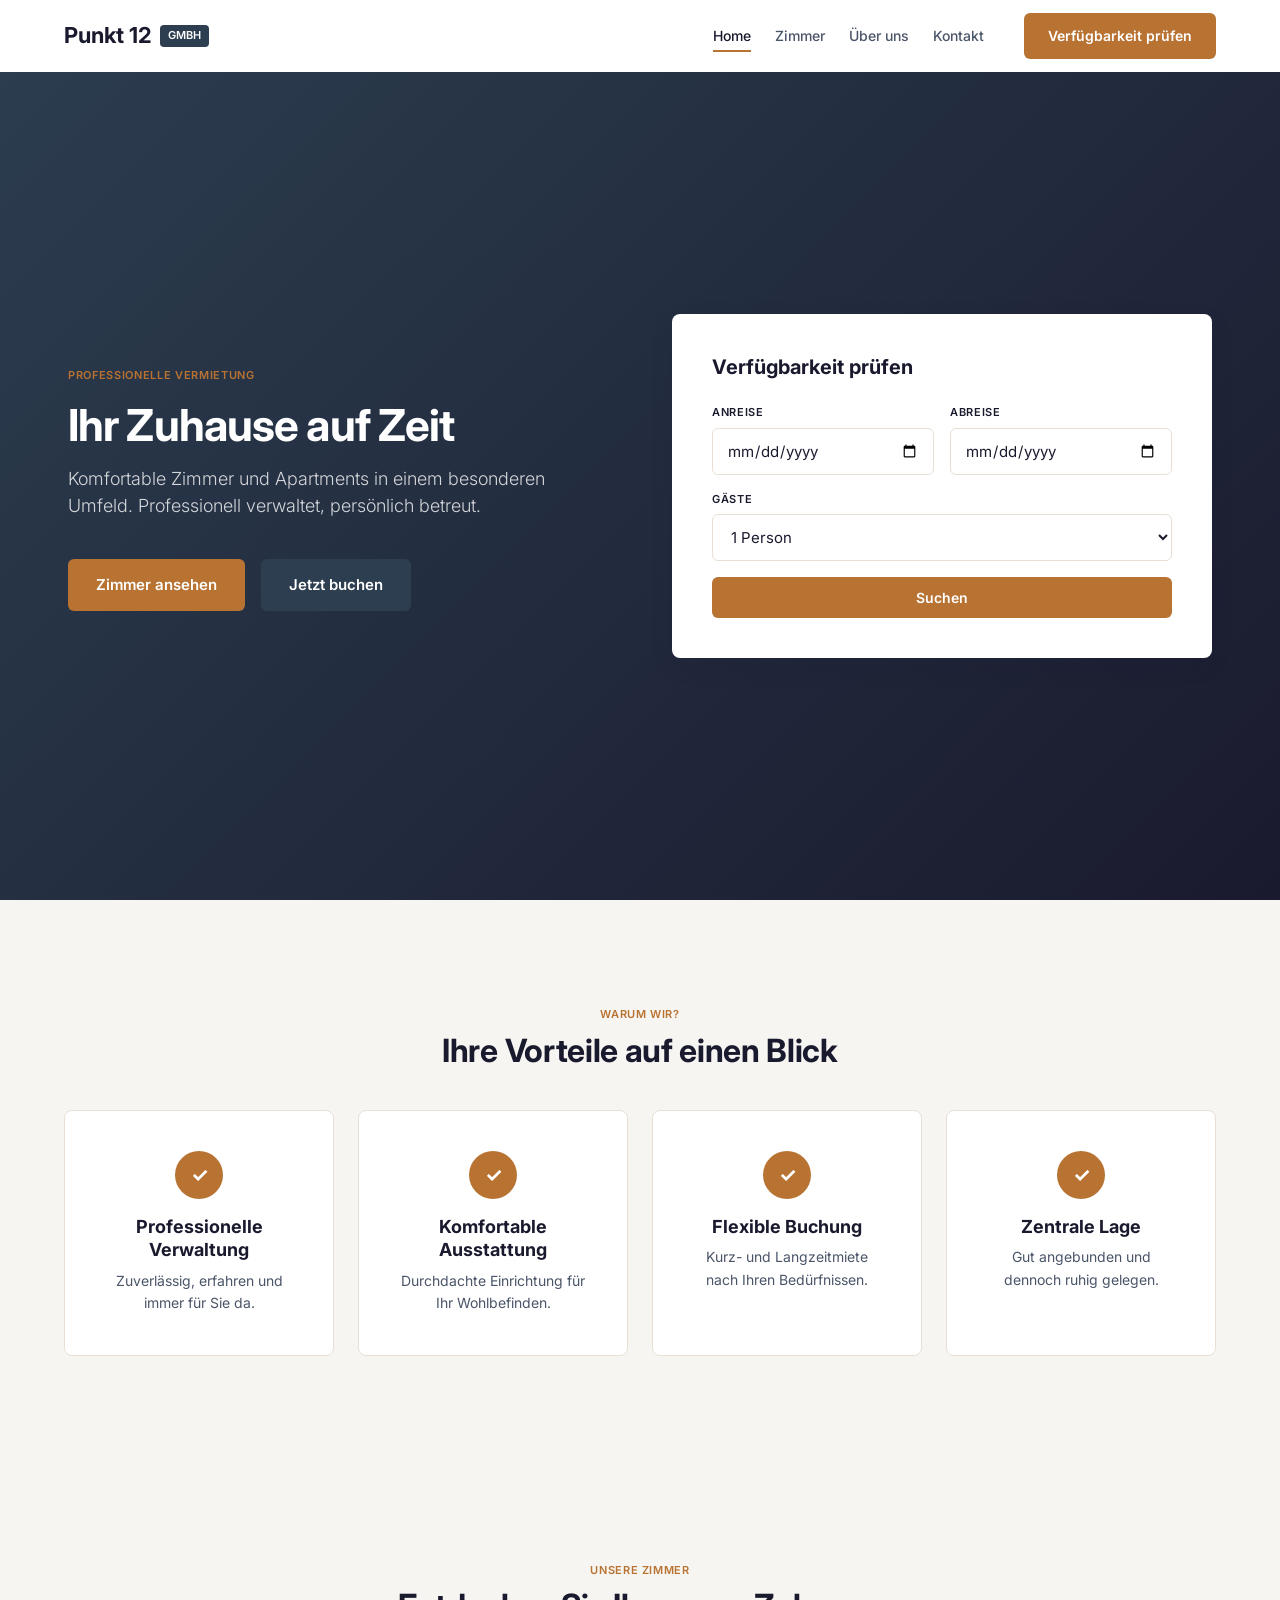
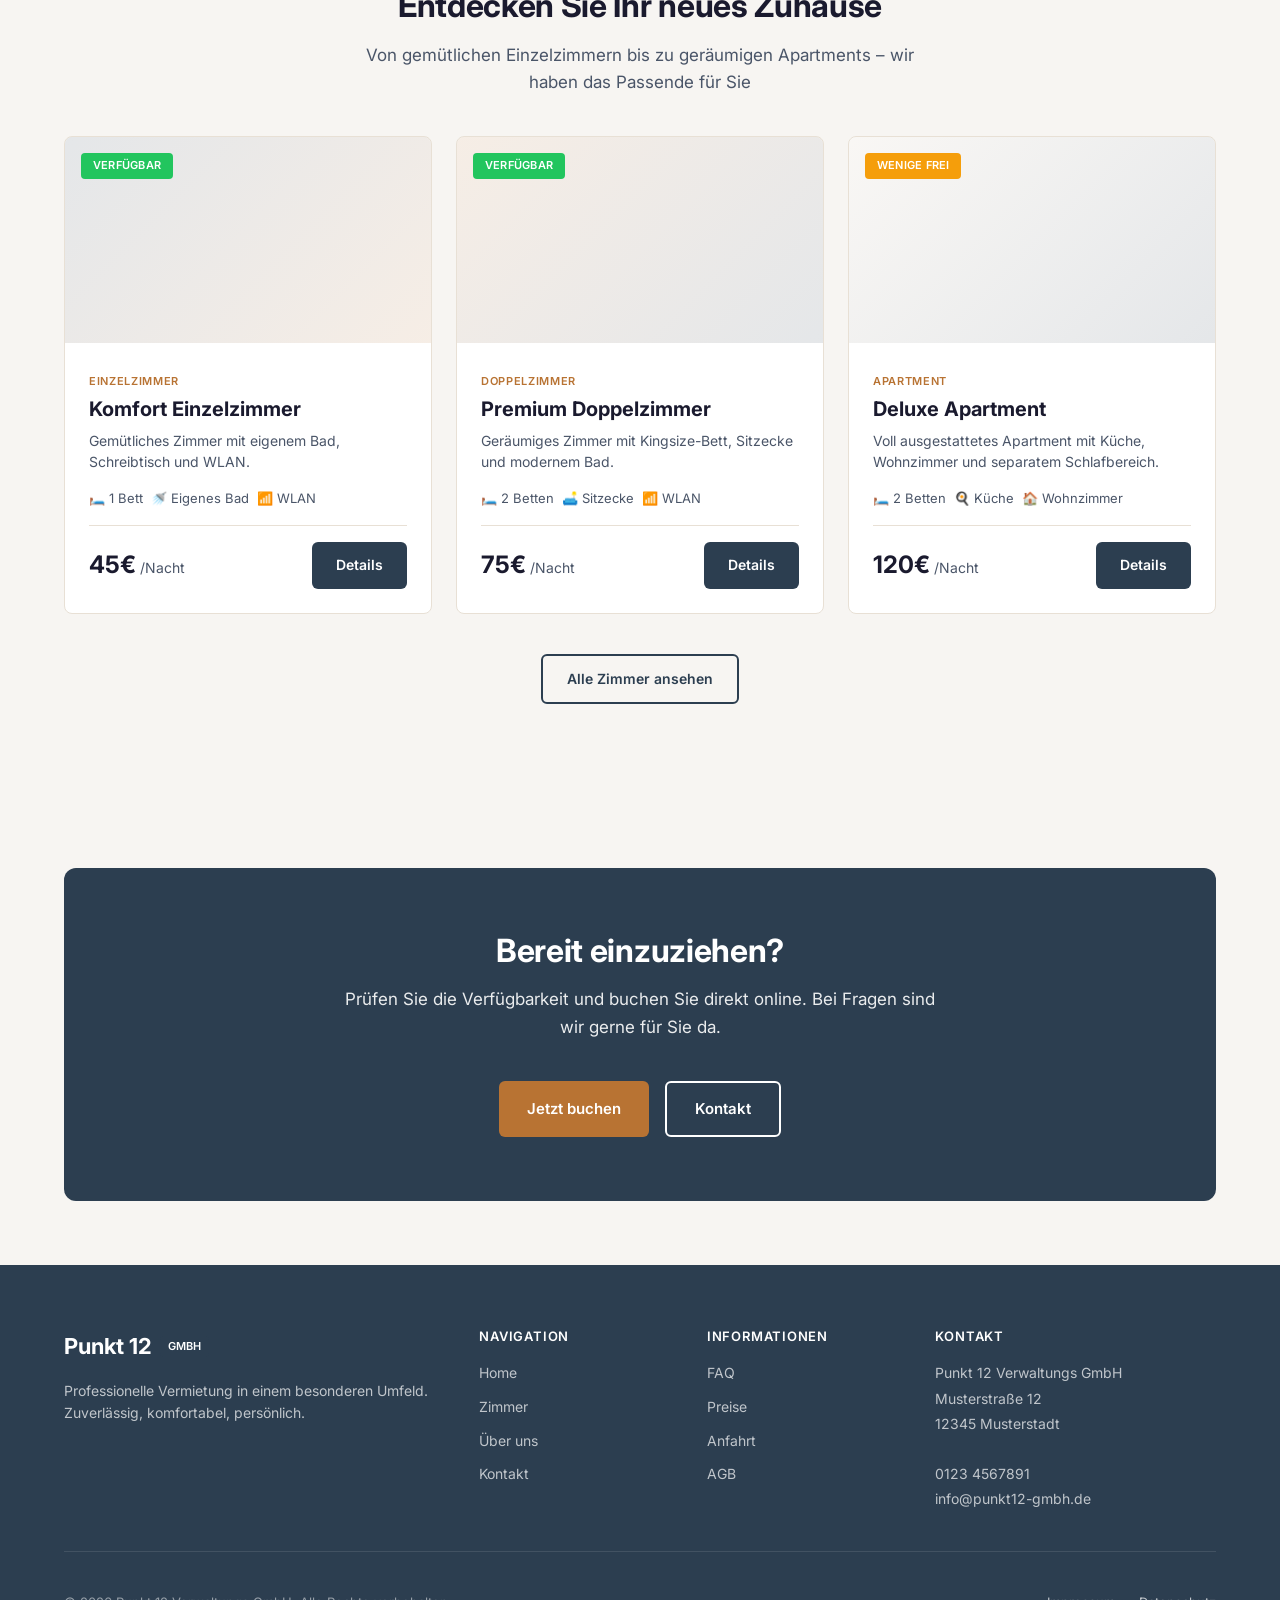
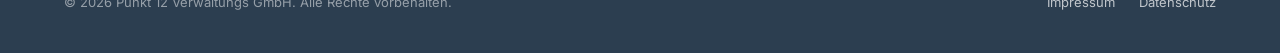
<file: index.html>
<!DOCTYPE html>
<html lang="de">
<head>
    <meta charset="UTF-8">
    <meta name="viewport" content="width=device-width, initial-scale=1.0">
    <title>Punkt 12 Verwaltungs GmbH – Professionelle Vermietung</title>
    <meta name="description" content="Punkt 12 Verwaltungs GmbH bietet professionelle, komfortable Vermietung in einem besonderen Umfeld. Entdecken Sie unsere Zimmer und Apartments.">
    <link rel="preconnect" href="https://fonts.googleapis.com">
    <link rel="preconnect" href="https://fonts.gstatic.com" crossorigin>
    <link href="https://fonts.googleapis.com/css2?family=Inter:wght@300;400;500;600;700&display=swap" rel="stylesheet">
    <link rel="stylesheet" href="css/style.css">
</head>
<body>
    <header class="header" id="header">
        <div class="container">
            <a href="index.html" class="logo">
                <span class="logo-text">Punkt 12</span>
                <span class="logo-badge">GmbH</span>
            </a>
            <nav class="main-nav" id="mainNav">
                <ul class="nav-list">
                    <li><a href="index.html" class="nav-link active">Home</a></li>
                    <li><a href="zimmer.html" class="nav-link">Zimmer</a></li>
                    <li><a href="ueber-uns.html" class="nav-link">Über uns</a></li>
                    <li><a href="kontakt.html" class="nav-link">Kontakt</a></li>
                </ul>
                <a href="buchung.html" class="btn btn-accent">Verfügbarkeit prüfen</a>
            </nav>
            <button class="mobile-menu-toggle" id="mobileMenuToggle" aria-label="Menü öffnen">
                <span></span>
                <span></span>
                <span></span>
            </button>
        </div>
    </header>

    <main>
        <!-- Hero Section -->
        <section class="hero">
            <div class="hero-bg"></div>
            
            <div class="container">
                <div class="hero-content">
                    <span class="hero-label">Professionelle Vermietung</span>
                    <h1 class="hero-title">Ihr Zuhause auf Zeit</h1>
                    <p class="hero-text">Komfortable Zimmer und Apartments in einem besonderen Umfeld. Professionell verwaltet, persönlich betreut.</p>
                    <div class="hero-actions">
                        <a href="zimmer.html" class="btn btn-accent btn-lg">Zimmer ansehen</a>
                        <a href="buchung.html" class="btn btn-primary btn-lg">Jetzt buchen</a>
                    </div>
                </div>

                <div class="booking-widget">
                    <h3>Verfügbarkeit prüfen</h3>
                    
                    <form class="booking-form-widget">
                        <div class="form-row">
                            <div class="form-group">
                                <label class="form-label" for="checkin">Anreise</label>
                                <input type="date" id="checkin" class="form-input">
                            </div>
                            
                            <div class="form-group">
                                <label class="form-label" for="checkout">Abreise</label>
                                <input type="date" id="checkout" class="form-input">
                            </div>
                        </div>
                        
                        <div class="form-group">
                            <label class="form-label" for="guests">Gäste</label>
                            <select id="guests" class="form-select">
                                <option value="1">1 Person</option>
                                <option value="2">2 Personen</option>
                                <option value="3">3 Personen</option>
                                <option value="4">4 Personen</option>
                            </select>
                        </div>
                        
                        <button type="submit" class="btn btn-accent" style="width: 100%;">Suchen</button>
                    </form>
                </div>
            </div>
        </section>

        <!-- Features Section -->
        <section class="section section-features">
            <div class="container">
                <div class="section-header">
                    <span class="section-label">Warum wir?</span>
                    <h2 class="section-title">Ihre Vorteile auf einen Blick</h2>
                </div>
                
                <div class="features-grid">
                    <div class="feature-card">
                        <div class="feature-icon">✓</div>
                        <h3>Professionelle Verwaltung</h3>
                        <p>Zuverlässig, erfahren und immer für Sie da.</p>
                    </div>
                    
                    <div class="feature-card">
                        <div class="feature-icon">✓</div>
                        <h3>Komfortable Ausstattung</h3>
                        <p>Durchdachte Einrichtung für Ihr Wohlbefinden.</p>
                    </div>
                    
                    <div class="feature-card">
                        <div class="feature-icon">✓</div>
                        <h3>Flexible Buchung</h3>
                        <p>Kurz- und Langzeitmiete nach Ihren Bedürfnissen.</p>
                    </div>
                    
                    <div class="feature-card">
                        <div class="feature-icon">✓</div>
                        <h3>Zentrale Lage</h3>
                        <p>Gut angebunden und dennoch ruhig gelegen.</p>
                    </div>
                </div>
            </div>
        </section>

        <!-- Zimmer Preview -->
        <section class="section section-zimmer">
            <div class="container">
                <div class="section-header">
                    <span class="section-label">Unsere Zimmer</span>
                    <h2 class="section-title">Entdecken Sie Ihr neues Zuhause</h2>
                    <p class="section-desc">Von gemütlichen Einzelzimmern bis zu geräumigen Apartments – wir haben das Passende für Sie</p>
                </div>
                
                <div class="zimmer-grid">
                    <article class="zimmer-card">
                        <div class="zimmer-image">
                            <div class="zimmer-badge available">Verfügbar</div>
                            <div class="zimmer-img-placeholder" style="background: linear-gradient(135deg, #2C3E5020, #B8733320);"></div>
                        </div>
                        <div class="zimmer-content">
                            <span class="zimmer-type">Einzelzimmer</span>
                            <h3 class="zimmer-title">Komfort Einzelzimmer</h3>
                            <p class="zimmer-desc">Gemütliches Zimmer mit eigenem Bad, Schreibtisch und WLAN.</p>
                            
                            <div class="zimmer-features">
                                <span>🛏️ 1 Bett</span>
                                <span>🚿 Eigenes Bad</span>
                                <span>📶 WLAN</span>
                            </div>
                            
                            <div class="zimmer-footer">
                                <div class="zimmer-price">
                                    <strong>45€</strong>
                                    <span>/Nacht</span>
                                </div>
                                <a href="zimmer-detail.html" class="btn btn-primary">Details</a>
                            </div>
                        </div>
                    </article>

                    <article class="zimmer-card">
                        <div class="zimmer-image">
                            <div class="zimmer-badge available">Verfügbar</div>
                            <div class="zimmer-img-placeholder" style="background: linear-gradient(135deg, #B8733320, #2C3E5020);"></div>
                        </div>
                        <div class="zimmer-content">
                            <span class="zimmer-type">Doppelzimmer</span>
                            <h3 class="zimmer-title">Premium Doppelzimmer</h3>
                            <p class="zimmer-desc">Geräumiges Zimmer mit Kingsize-Bett, Sitzecke und modernem Bad.</p>
                            
                            <div class="zimmer-features">
                                <span>🛏️ 2 Betten</span>
                                <span>🛋️ Sitzecke</span>
                                <span>📶 WLAN</span>
                            </div>
                            
                            <div class="zimmer-footer">
                                <div class="zimmer-price">
                                    <strong>75€</strong>
                                    <span>/Nacht</span>
                                </div>
                                <a href="zimmer-detail.html" class="btn btn-primary">Details</a>
                            </div>
                        </div>
                    </article>

                    <article class="zimmer-card">
                        <div class="zimmer-image">
                            <div class="zimmer-badge limited">Wenige frei</div>
                            <div class="zimmer-img-placeholder" style="background: linear-gradient(135deg, #E8E0D540, #2C3E5020);"></div>
                        </div>
                        <div class="zimmer-content">
                            <span class="zimmer-type">Apartment</span>
                            <h3 class="zimmer-title">Deluxe Apartment</h3>
                            <p class="zimmer-desc">Voll ausgestattetes Apartment mit Küche, Wohnzimmer und separatem Schlafbereich.</p>
                            
                            <div class="zimmer-features">
                                <span>🛏️ 2 Betten</span>
                                <span>🍳 Küche</span>
                                <span>🏠 Wohnzimmer</span>
                            </div>
                            
                            <div class="zimmer-footer">
                                <div class="zimmer-price">
                                    <strong>120€</strong>
                                    <span>/Nacht</span>
                                </div>
                                <a href="zimmer-detail.html" class="btn btn-primary">Details</a>
                            </div>
                        </div>
                    </article>
                </div>
                
                <div class="section-footer">
                    <a href="zimmer.html" class="btn btn-secondary">Alle Zimmer ansehen</a>
                </div>
            </div>
        </section>

        <!-- CTA Section -->
        <section class="section section-cta">
            <div class="container">
                <div class="cta-box">
                    <div class="cta-content">
                        <h2 class="cta-title">Bereit einzuziehen?</h2>
                        <p class="cta-text">Prüfen Sie die Verfügbarkeit und buchen Sie direkt online. Bei Fragen sind wir gerne für Sie da.</p>
                        <div class="cta-actions">
                            <a href="buchung.html" class="btn btn-accent btn-lg">Jetzt buchen</a>
                            <a href="kontakt.html" class="btn btn-ghost btn-lg">Kontakt</a>
                        </div>
                    </div>
                </div>
            </div>
        </section>
    </main>

    <footer class="footer">
        <div class="container">
            <div class="footer-grid">
                <div class="footer-brand">
                    <a href="index.html" class="footer-logo">
                        <span class="logo-text">Punkt 12</span>
                        <span class="logo-badge">GmbH</span>
                    </a>
                    <p class="footer-desc">Professionelle Vermietung in einem besonderen Umfeld. Zuverlässig, komfortabel, persönlich.</p>
                </div>
                <div class="footer-nav">
                    <h4 class="footer-title">Navigation</h4>
                    <ul class="footer-links">
                        <li><a href="index.html">Home</a></li>
                        <li><a href="zimmer.html">Zimmer</a></li>
                        <li><a href="ueber-uns.html">Über uns</a></li>
                        <li><a href="kontakt.html">Kontakt</a></li>
                    </ul>
                </div>
                <div class="footer-nav">
                    <h4 class="footer-title">Informationen</h4>
                    <ul class="footer-links">
                        <li><a href="#">FAQ</a></li>
                        <li><a href="#">Preise</a></li>
                        <li><a href="#">Anfahrt</a></li>
                        <li><a href="#">AGB</a></li>
                    </ul>
                </div>
                <div class="footer-contact">
                    <h4 class="footer-title">Kontakt</h4>
                    <address class="footer-address">
                        Punkt 12 Verwaltungs GmbH<br>
                        Musterstraße 12<br>
                        12345 Musterstadt<br><br>
                        <a href="tel:+491234567891">0123 4567891</a><br>
                        <a href="mailto:info@punkt12-gmbh.de">info@punkt12-gmbh.de</a>
                    </address>
                </div>
            </div>
            <div class="footer-bottom">
                <p class="footer-copyright">© 2026 Punkt 12 Verwaltungs GmbH. Alle Rechte vorbehalten.</p>
                <div class="footer-legal">
                    <a href="#">Impressum</a>
                    <a href="#">Datenschutz</a>
                </div>
            </div>
        </div>
    </footer>

    <script src="js/main.js"></script>
</body>
</html>
</file>
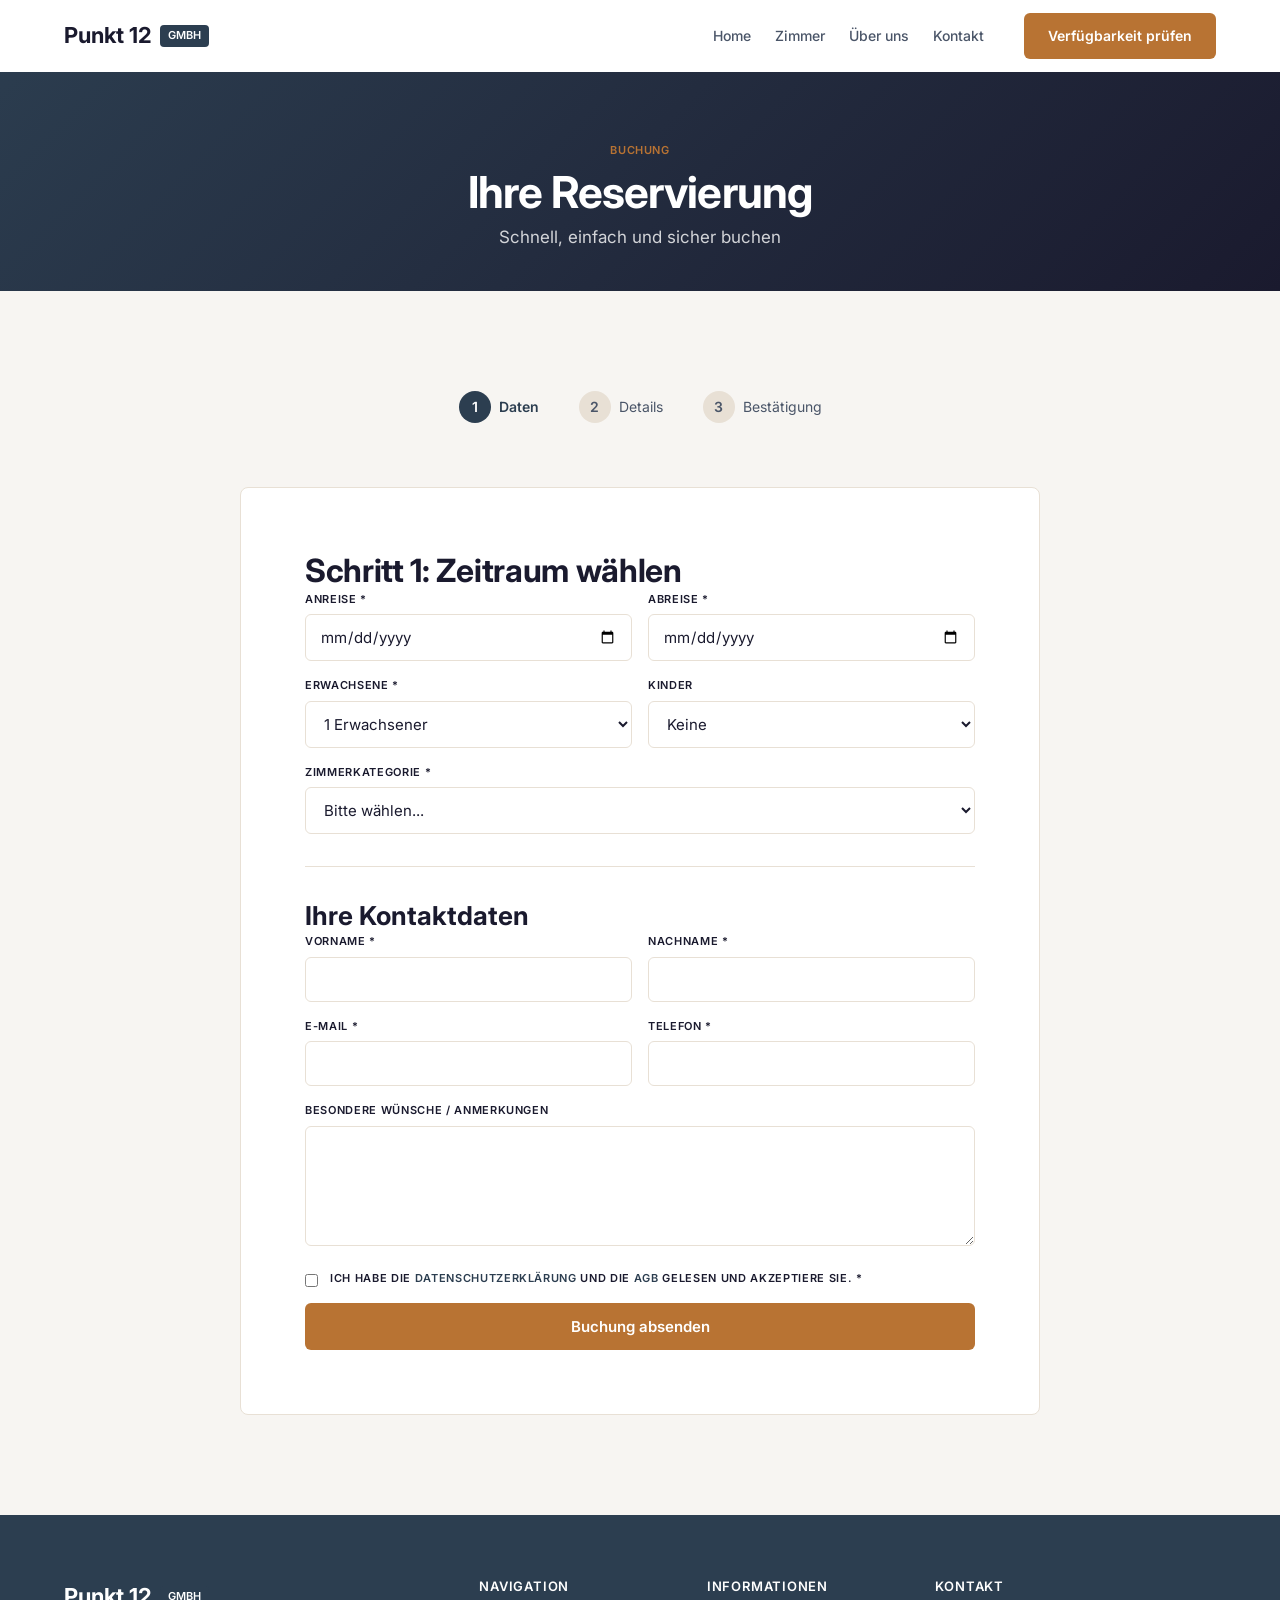
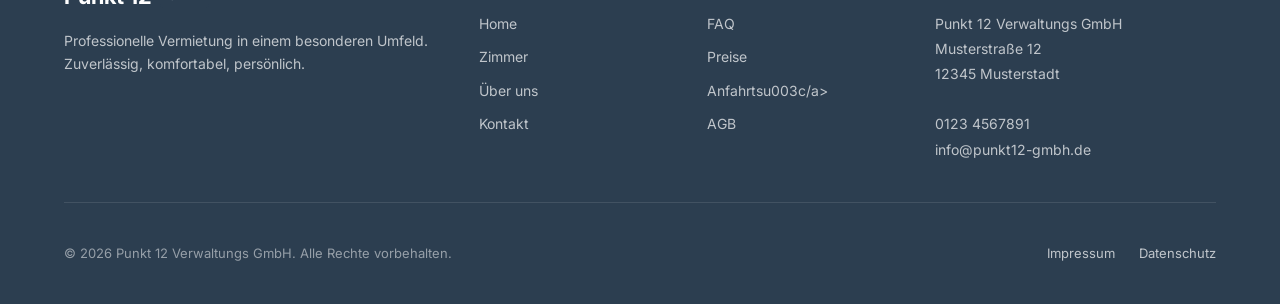
<file: buchung.html>
<!DOCTYPE html>
<html lang="de">
<head>
    <meta charset="UTF-8">
    <meta name="viewport" content="width=device-width, initial-scale=1.0">
    <title>Buchung – Punkt 12 Verwaltungs GmbH</title>
    <meta name="description" content="Buchen Sie Ihr Zimmer einfach und bequem online. Prüfen Sie die Verfügbarkeit und reservieren Sie direkt.">
    <link rel="preconnect" href="https://fonts.googleapis.com">
    <link rel="preconnect" href="https://fonts.gstatic.com" crossorigin>
    <link href="https://fonts.googleapis.com/css2?family=Inter:wght@300;400;500;600;700&display=swap" rel="stylesheet">
    <link rel="stylesheet" href="css/style.css">
</head>
<body>
    <header class="header" id="header">
        <div class="container">
            <a href="index.html" class="logo">
                <span class="logo-text">Punkt 12</span>
                <span class="logo-badge">GmbH</span>
            </a>
            <nav class="main-nav" id="mainNav">
                <ul class="nav-list">
                    <li><a href="index.html" class="nav-link">Home</a></li>
                    <li><a href="zimmer.html" class="nav-link">Zimmer</a></li>
                    <li><a href="ueber-uns.html" class="nav-link">Über uns</a></li>
                    <li><a href="kontakt.html" class="nav-link">Kontakt</a></li>
                </ul>
                <a href="buchung.html" class="btn btn-accent">Verfügbarkeit prüfen</a>
            </nav>
            <button class="mobile-menu-toggle" id="mobileMenuToggle" aria-label="Menü öffnen">
                <span></span>
                <span></span>
                <span></span>
            </button>
        </div>
    </header>

    <main>
        <section class="page-header">
            <div class="container">
                <span class="section-label">Buchung</span>
                <h1 class="page-header-title">Ihre Reservierung</h1>
                <p class="page-header-desc">Schnell, einfach und sicher buchen</p>
            </div>
        </section>

        <section class="section">
            <div class="container">
                <div class="booking-steps">
                    <div class="booking-step active">
                        <div class="booking-step-number">1</div>
                        <span>Daten</span>
                    </div>
                    
                    <div class="booking-step">
                        <div class="booking-step-number">2</div>
                        <span>Details</span>
                    </div>
                    
                    <div class="booking-step">
                        <div class="booking-step-number">3</div>
                        <span>Bestätigung</span>
                    </div>
                </div>

                <div class="booking-form-container">
                    <h2>Schritt 1: Zeitraum wählen</h2>
                    
                    <form>
                        <div class="form-row">
                            <div class="form-group">
                                <label class="form-label" for="checkin">Anreise *</label>
                                <input type="date" id="checkin" name="checkin" class="form-input" required>
                            </div>
                            
                            <div class="form-group">
                                <label class="form-label" for="checkout">Abreise *</label>
                                <input type="date" id="checkout" name="checkout" class="form-input" required>
                            </div>
                        </div>
                        
                        <div class="form-row">
                            <div class="form-group">
                                <label class="form-label" for="erwachsene">Erwachsene *</label>
                                <select id="erwachsene" name="erwachsene" class="form-select" required>
                                    <option value="1">1 Erwachsener</option>
                                    <option value="2">2 Erwachsene</option>
                                    <option value="3">3 Erwachsene</option>
                                    <option value="4">4 Erwachsene</option>
                                </select>
                            </div>
                            
                            <div class="form-group">
                                <label class="form-label" for="kinder">Kinder</label>
                                <select id="kinder" name="kinder" class="form-select">
                                    <option value="0">Keine</option>
                                    <option value="1">1 Kind</option>
                                    <option value="2">2 Kinder</option>
                                    <option value="3">3 Kinder</option>
                                </select>
                            </div>
                        </div>
                        
                        <div class="form-group">
                            <label class="form-label" for="zimmer">Zimmerkategorie *</label>
                            <select id="zimmer" name="zimmer" class="form-select" required>
                                <option value="">Bitte wählen...</option>
                                <option value="einzel-komfort">Komfort Einzelzimmer (45€/Nacht)</option>
                                <option value="einzel-standard">Standard Einzelzimmer (35€/Nacht)</option>
                                <option value="doppel-premium">Premium Doppelzimmer (75€/Nacht)</option>
                                <option value="doppel-standard">Standard Doppelzimmer (60€/Nacht)</option>
                                <option value="apartment-deluxe">Deluxe Apartment (120€/Nacht)</option>
                                <option value="apartment-family">Family Apartment (150€/Nacht)</option>
                            </select>
                        </div>
                        
                        <hr style="margin: 32px 0; border: none; border-top: 1px solid var(--color-secondary);">
                        
                        <h3>Ihre Kontaktdaten</h3>
                        
                        <div class="form-row">
                            <div class="form-group">
                                <label class="form-label" for="vorname">Vorname *</label>
                                <input type="text" id="vorname" name="vorname" class="form-input" required>
                            </div>
                            
                            <div class="form-group">
                                <label class="form-label" for="nachname">Nachname *</label>
                                <input type="text" id="nachname" name="nachname" class="form-input" required>
                            </div>
                        </div>
                        
                        <div class="form-row">
                            <div class="form-group">
                                <label class="form-label" for="email">E-Mail *</label>
                                <input type="email" id="email" name="email" class="form-input" required>
                            </div>
                            
                            <div class="form-group">
                                <label class="form-label" for="telefon">Telefon *</label>
                                <input type="tel" id="telefon" name="telefon" class="form-input" required>
                            </div>
                        </div>
                        
                        <div class="form-group">
                            <label class="form-label" for="anmerkungen">Besondere Wünsche / Anmerkungen</label>
                            <textarea id="anmerkungen" name="anmerkungen" class="form-textarea" rows="3"></textarea>
                        </div>
                        
                        <div class="form-group">
                            <label class="form-label" style="display: flex; align-items: flex-start; gap: 12px; cursor: pointer;">
                                <input type="checkbox" required style="margin-top: 4px;">
                                <span>Ich habe die <a href="#">Datenschutzerklärung</a> und die <a href="#">AGB</a> gelesen und akzeptiere sie. *</span>
                            </label>
                        </div>
                        
                        <button type="submit" class="btn btn-accent btn-lg" style="width: 100%;">Buchung absenden</button>
                    
</form>
                </div>
            </div>
        </section>
    </main>

    <footer class="footer">
        <div class="container">
            <div class="footer-grid">
                <div class="footer-brand">
                    <a href="index.html" class="footer-logo">
                        <span class="logo-text">Punkt 12</span>
                        <span class="logo-badge">GmbH</span>
                    </a>
                    <p class="footer-desc">Professionelle Vermietung in einem besonderen Umfeld. Zuverlässig, komfortabel, persönlich.</p>
                </div>
                <div class="footer-nav">
                    <h4 class="footer-title">Navigation</h4>
                    <ul class="footer-links">
                        <li><a href="index.html">Home</a></li>
                        <li><a href="zimmer.html">Zimmer</a></li>
                        <li><a href="ueber-uns.html">Über uns</a></li>
                        <li><a href="kontakt.html">Kontakt</a></li>
                    </ul>
                </div>
                <div class="footer-nav">
                    <h4 class="footer-title">Informationen</h4>
                    <ul class="footer-links">
                        <li><a href="#">FAQ</a></li>
                        <li><a href="#">Preise</a></li>
                        <li><a href="#">Anfahrtsu003c/a></li>
                        <li><a href="#">AGB</a></li>
                    </ul>
                </div>
                <div class="footer-contact">
                    <h4 class="footer-title">Kontakt</h4>
                    <address class="footer-address">
                        Punkt 12 Verwaltungs GmbH<br>
                        Musterstraße 12<br>
                        12345 Musterstadt<br><br>
                        <a href="tel:+491234567891">0123 4567891</a><br>
                        <a href="mailto:info@punkt12-gmbh.de">info@punkt12-gmbh.de</a>
                    </address>
                </div>
            </div>
            <div class="footer-bottom">
                <p class="footer-copyright">© 2026 Punkt 12 Verwaltungs GmbH. Alle Rechte vorbehalten.</p>
                <div class="footer-legal">
                    <a href="#">Impressum</a>
                    <a href="#">Datenschutz</a>
                </div>
            </div>
        </div>
    </footer>

    <script src="js/main.js"></script>
</body>
</html>
</file>
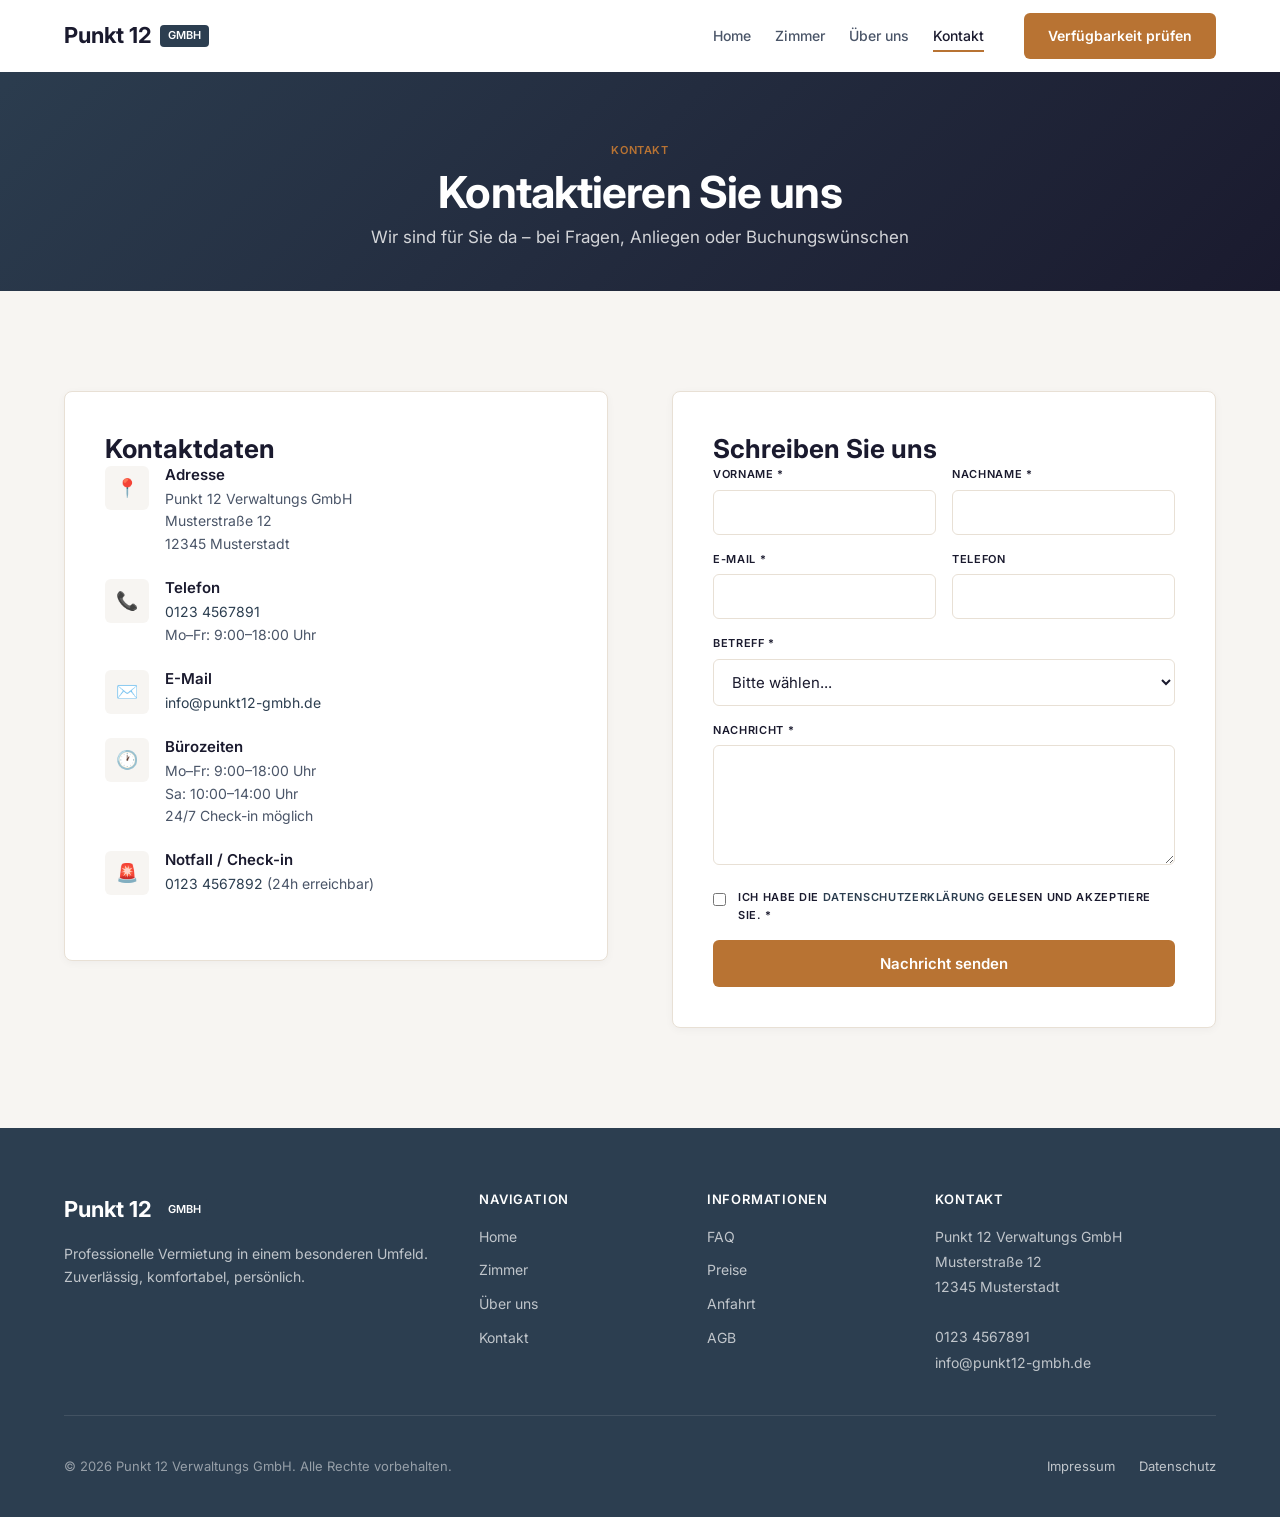
<file: kontakt.html>
<!DOCTYPE html>
<html lang="de">
<head>
    <meta charset="UTF-8">
    <meta name="viewport" content="width=device-width, initial-scale=1.0">
    <title>Kontakt – Punkt 12 Verwaltungs GmbH</title>
    <meta name="description" content="Kontaktieren Sie die Punkt 12 Verwaltungs GmbH – wir sind für Sie da!">
    <link rel="preconnect" href="https://fonts.googleapis.com">
    <link rel="preconnect" href="https://fonts.gstatic.com" crossorigin>
    <link href="https://fonts.googleapis.com/css2?family=Inter:wght@300;400;500;600;700&display=swap" rel="stylesheet">
    <link rel="stylesheet" href="css/style.css">
</head>
<body>
    <header class="header" id="header">
        <div class="container">
            <a href="index.html" class="logo">
                <span class="logo-text">Punkt 12</span>
                <span class="logo-badge">GmbH</span>
            </a>
            <nav class="main-nav" id="mainNav">
                <ul class="nav-list">
                    <li><a href="index.html" class="nav-link">Home</a></li>
                    <li><a href="zimmer.html" class="nav-link">Zimmer</a></li>
                    <li><a href="ueber-uns.html" class="nav-link">Über uns</a></li>
                    <li><a href="kontakt.html" class="nav-link active">Kontakt</a></li>
                </ul>
                <a href="buchung.html" class="btn btn-accent">Verfügbarkeit prüfen</a>
            </nav>
            <button class="mobile-menu-toggle" id="mobileMenuToggle" aria-label="Menü öffnen">
                <span></span>
                <span></span>
                <span></span>
            </button>
        </div>
    </header>

    <main>
        <section class="page-header">
            <div class="container">
                <span class="section-label">Kontakt</span>
                <h1 class="page-header-title">Kontaktieren Sie uns</h1>
                <p class="page-header-desc">Wir sind für Sie da – bei Fragen, Anliegen oder Buchungswünschen</p>
            </div>
        </section>

        <section class="section">
            <div class="container">
                <div class="contact-grid">
                    <div class="contact-info">
                        <h3>Kontaktdaten</h3>
                        
                        <div class="contact-info-item">
                            <div class="contact-info-icon">📍</div>
                            <div class="contact-info-content">
                                <h4>Adresse</h4>
                                <p>Punkt 12 Verwaltungs GmbH<br>Musterstraße 12<br>12345 Musterstadt</p>
                            </div>
                        </div>

                        <div class="contact-info-item">
                            <div class="contact-info-icon">📞</div>
                            <div class="contact-info-content">
                                <h4>Telefon</h4>
                                <p><a href="tel:+491234567891">0123 4567891</a><br>Mo–Fr: 9:00–18:00 Uhr</p>
                            </div>
                        </div>

                        <div class="contact-info-item">
                            <div class="contact-info-icon">✉️</div>
                            <div class="contact-info-content">
                                <h4>E-Mail</h4>
                                <p><a href="mailto:info@punkt12-gmbh.de">info@punkt12-gmbh.de</a></p>
                            </div>
                        </div>

                        <div class="contact-info-item">
                            <div class="contact-info-icon">🕐</div>
                            <div class="contact-info-content">
                                <h4>Bürozeiten</h4>
                                <p>Mo–Fr: 9:00–18:00 Uhr<br>Sa: 10:00–14:00 Uhr<br>24/7 Check-in möglich</p>
                            </div>
                        </div>

                        <div class="contact-info-item">
                            <div class="contact-info-icon">🚨</div>
                            <div class="contact-info-content">
                                <h4>Notfall / Check-in</h4>
                                <p><a href="tel:+491234567892">0123 4567892</a> (24h erreichbar)</p>
                            </div>
                        </div>
                    </div>

                    <div class="contact-form-wrapper">
                        <h3>Schreiben Sie uns</h3>
                        
                        <form class="contact-form">
                            <div class="form-row">
                                <div class="form-group">
                                    <label class="form-label" for="vorname">Vorname *</label>
                                    <input type="text" id="vorname" name="vorname" class="form-input" required>
                                </div>
                                
                                <div class="form-group">
                                    <label class="form-label" for="nachname">Nachname *</label>
                                    <input type="text" id="nachname" name="nachname" class="form-input" required>
                                </div>
                            </div>
                            
                            <div class="form-row">
                                <div class="form-group">
                                    <label class="form-label" for="email">E-Mail *</label>
                                    <input type="email" id="email" name="email" class="form-input" required>
                                </div>
                                
                                <div class="form-group">
                                    <label class="form-label" for="telefon">Telefon</label>
                                    <input type="tel" id="telefon" name="telefon" class="form-input">
                                </div>
                            </div>
                            
                            <div class="form-group">
                                <label class="form-label" for="betreff">Betreff *</label>
                                <select id="betreff" name="betreff" class="form-select" required>
                                    <option value="">Bitte wählen...</option>
                                    <option value="buchung">Buchungsanfrage</option>
                                    <option value="preis">Preisanfrage</option>
                                    <option value="firmenkunde">Firmenkunden-Anfrage</option>
                                    <option value="langzeit">Langzeitmiete</option>
                                    <option value="sonstiges">Sonstiges</option>
                                </select>
                            </div>
                            
                            <div class="form-group">
                                <label class="form-label" for="nachricht">Nachricht *</label>
                                <textarea id="nachricht" name="nachricht" class="form-textarea" rows="4" required></textarea>
                            </div>
                            
                            <div class="form-group">
                                <label class="form-label" style="display: flex; align-items: flex-start; gap: 12px; cursor: pointer;">
                                    <input type="checkbox" required style="margin-top: 4px;">
                                    <span>Ich habe die <a href="#">Datenschutzerklärung</a> gelesen und akzeptiere sie. *</span>
                                </label>
                            </div>
                            
                            <button type="submit" class="btn btn-accent btn-lg" style="width: 100%;">Nachricht senden</button>
                        </form>
                    </div>
                </div>
            </div>
        </section>
    </main>

    <footer class="footer">
        <div class="container">
            <div class="footer-grid">
                <div class="footer-brand">
                    <a href="index.html" class="footer-logo">
                        <span class="logo-text">Punkt 12</span>
                        <span class="logo-badge">GmbH</span>
                    </a>
                    <p class="footer-desc">Professionelle Vermietung in einem besonderen Umfeld. Zuverlässig, komfortabel, persönlich.</p>
                </div>
                <div class="footer-nav">
                    <h4 class="footer-title">Navigation</h4>
                    <ul class="footer-links">
                        <li><a href="index.html">Home</a></li>
                        <li><a href="zimmer.html">Zimmer</a></li>
                        <li><a href="ueber-uns.html">Über uns</a></li>
                        <li><a href="kontakt.html">Kontakt</a></li>
                    </ul>
                </div>
                <div class="footer-nav">
                    <h4 class="footer-title">Informationen</h4>
                    <ul class="footer-links">
                        <li><a href="#">FAQ</a></li>
                        <li><a href="#">Preise</a></li>
                        <li><a href="#">Anfahrt</a></li>
                        <li><a href="#">AGB</a></li>
                    </ul>
                </div>
                <div class="footer-contact">
                    <h4 class="footer-title">Kontakt</h4>
                    <address class="footer-address">
                        Punkt 12 Verwaltungs GmbH<br>
                        Musterstraße 12<br>
                        12345 Musterstadt<br><br>
                        <a href="tel:+491234567891">0123 4567891</a><br>
                        <a href="mailto:info@punkt12-gmbh.de">info@punkt12-gmbh.de</a>
                    </address>
                </div>
            </div>
            <div class="footer-bottom">
                <p class="footer-copyright">© 2026 Punkt 12 Verwaltungs GmbH. Alle Rechte vorbehalten.</p>
                <div class="footer-legal">
                    <a href="#">Impressum</a>
                    <a href="#">Datenschutz</a>
                </div>
            </div>
        </div>
    </footer>

    <script src="js/main.js"></script>
</body>
</html>
</file>
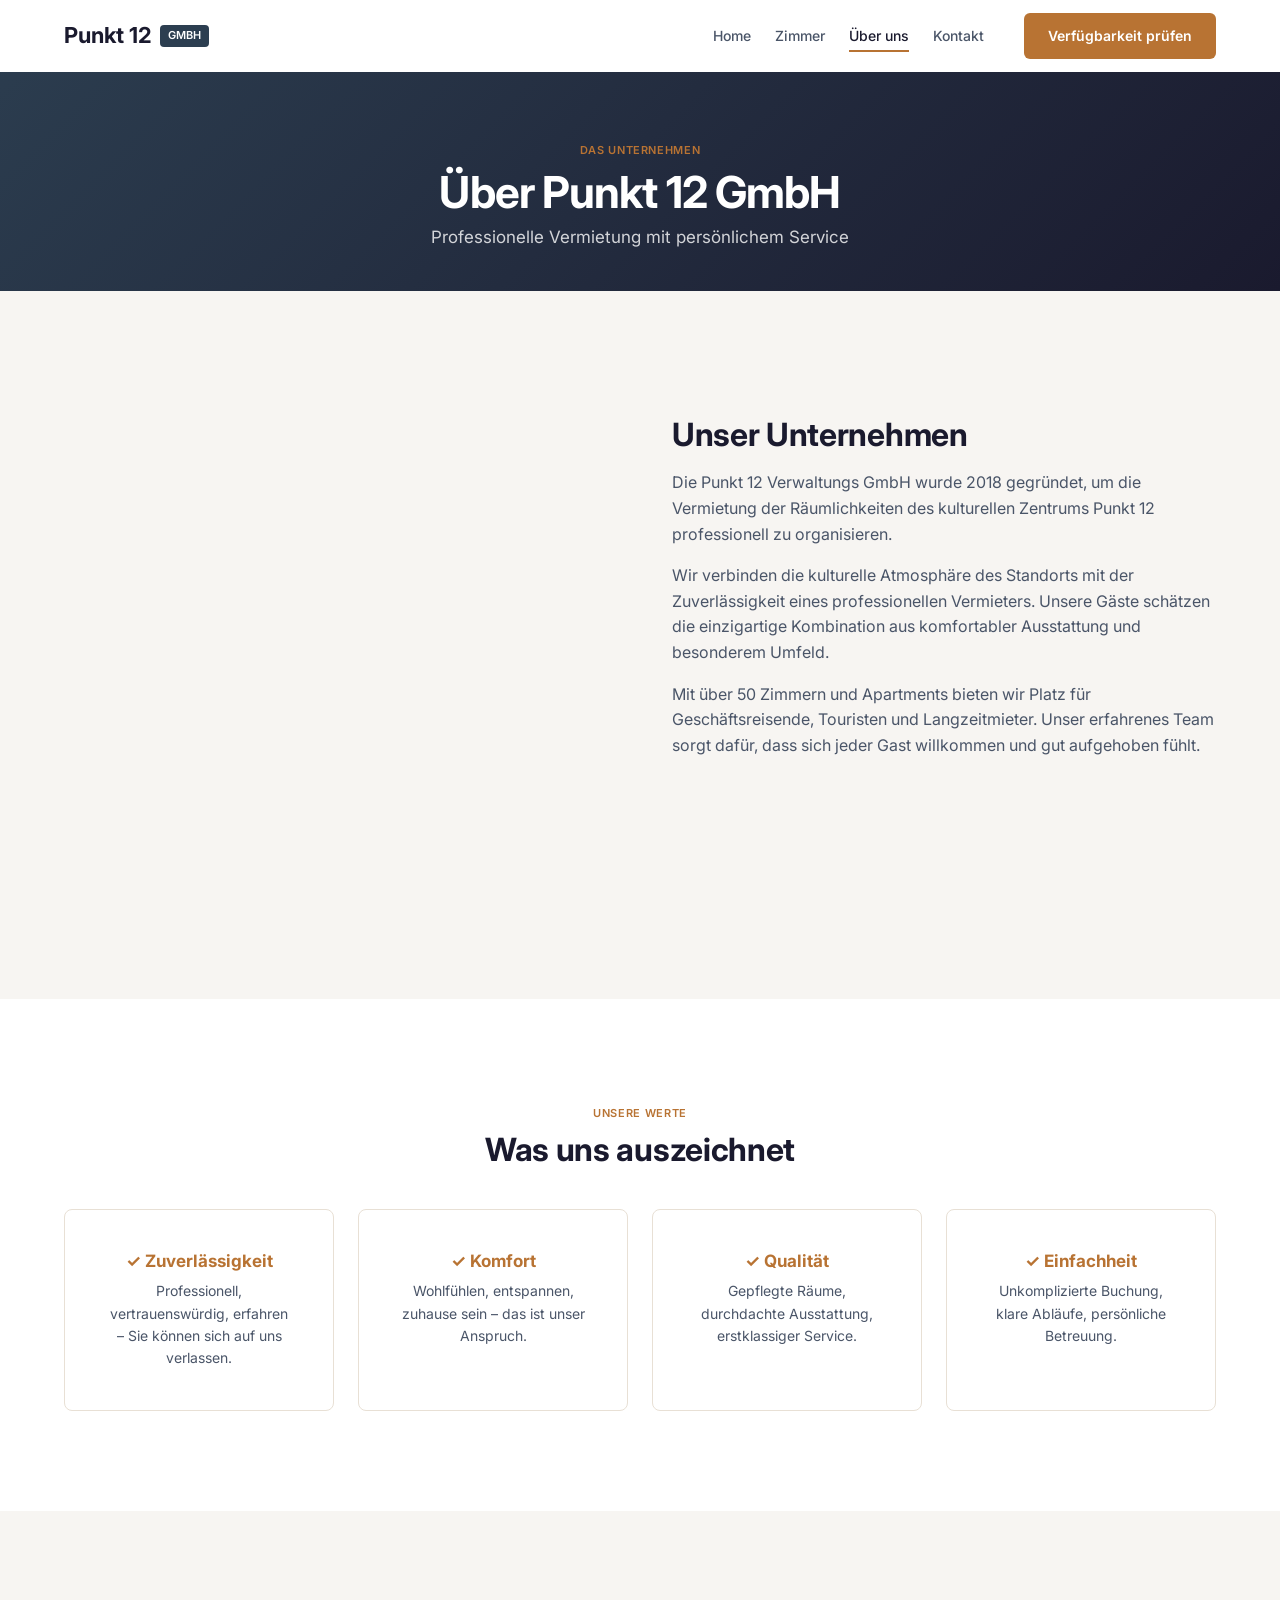
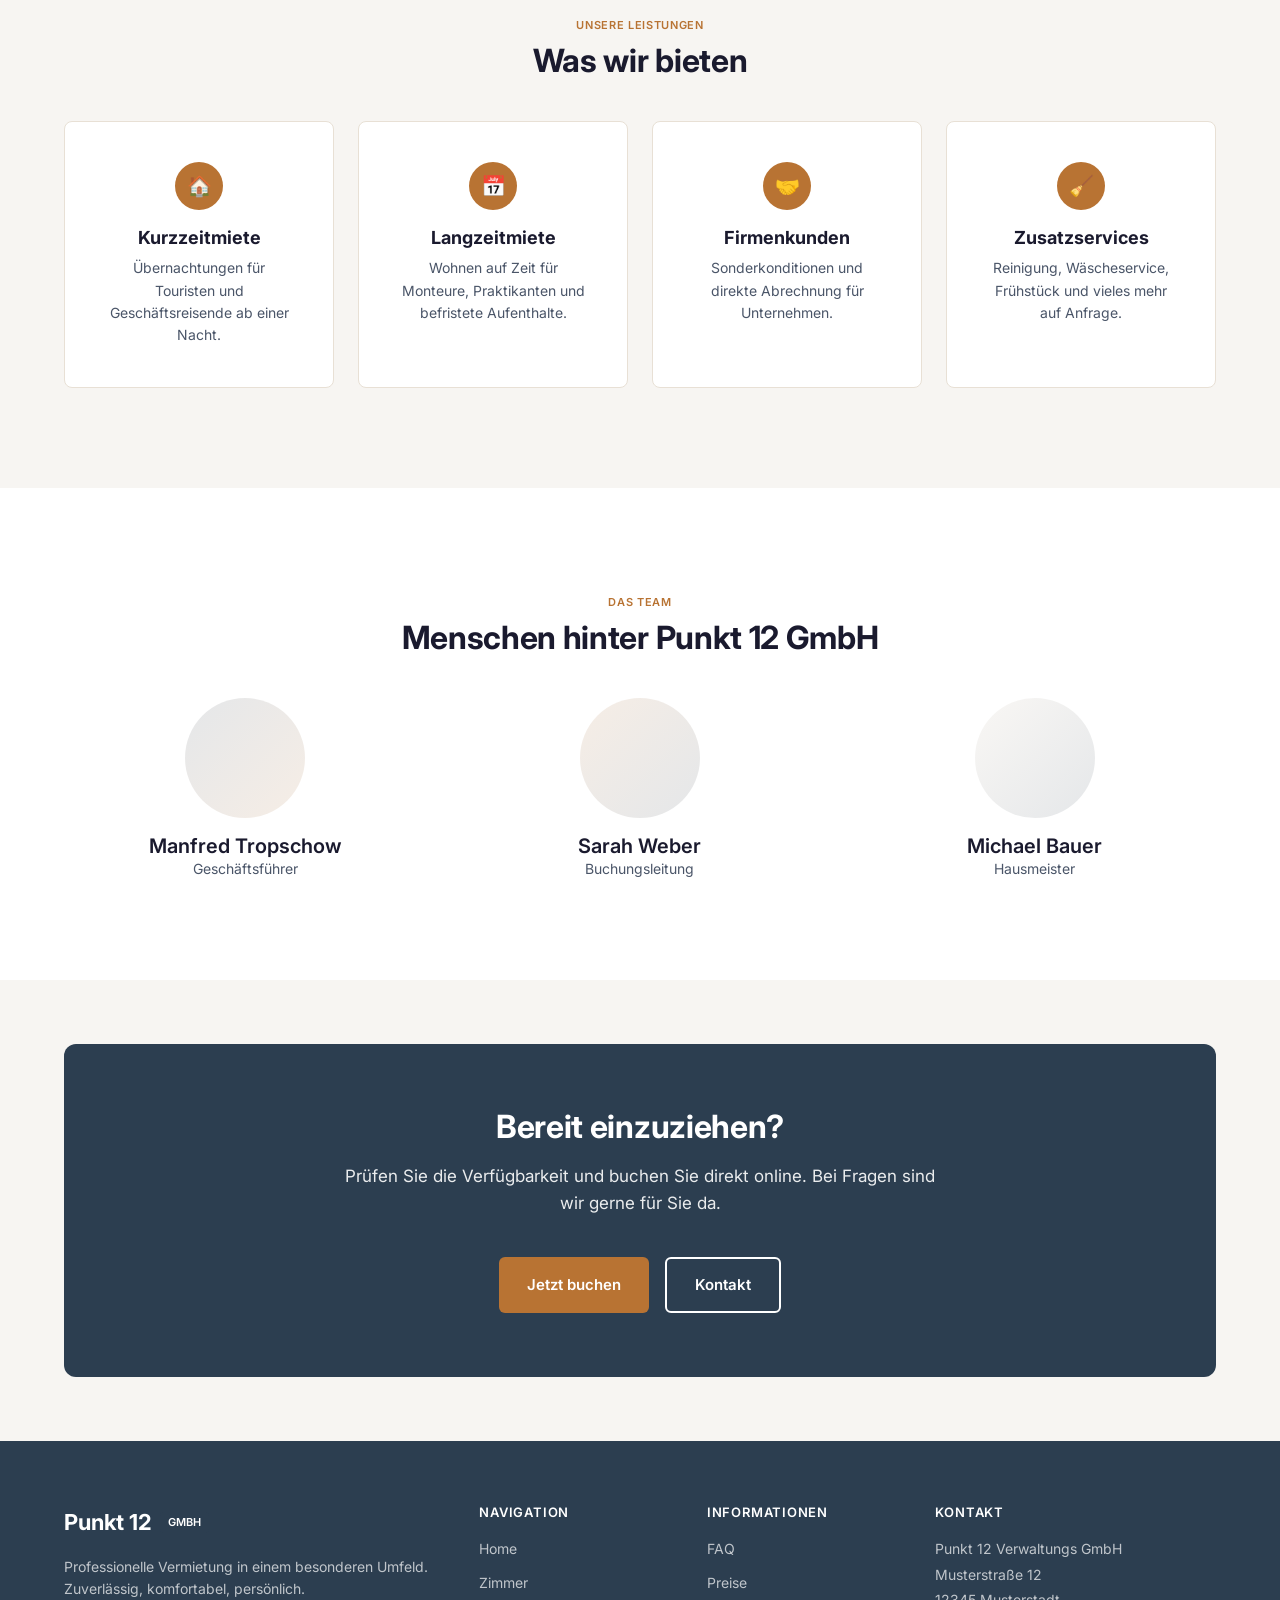
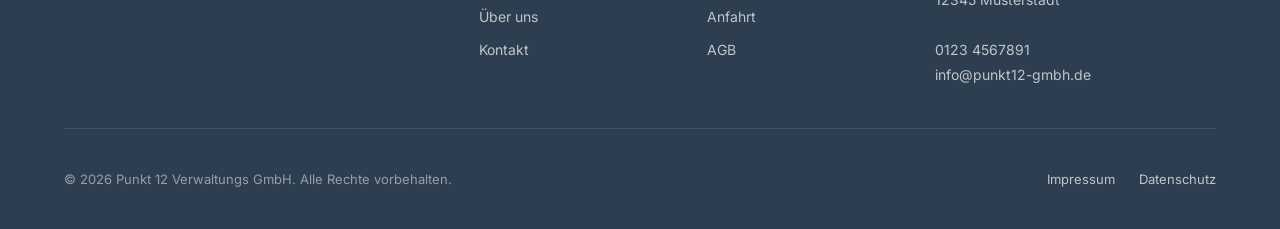
<file: ueber-uns.html>
<!DOCTYPE html>
<html lang="de">
<head>
    <meta charset="UTF-8">
    <meta name="viewport" content="width=device-width, initial-scale=1.0">
    <title>Über uns – Punkt 12 Verwaltungs GmbH</title>
    <meta name="description" content="Lernen Sie die Punkt 12 Verwaltungs GmbH kennen – Ihr professioneller Partner für komfortable Vermietung.">
    <link rel="preconnect" href="https://fonts.googleapis.com">
    <link rel="preconnect" href="https://fonts.gstatic.com" crossorigin>
    <link href="https://fonts.googleapis.com/css2?family=Inter:wght@300;400;500;600;700&display=swap" rel="stylesheet">
    <link rel="stylesheet" href="css/style.css">
</head>
<body>
    <header class="header" id="header">
        <div class="container">
            <a href="index.html" class="logo">
                <span class="logo-text">Punkt 12</span>
                <span class="logo-badge">GmbH</span>
            </a>
            <nav class="main-nav" id="mainNav">
                <ul class="nav-list">
                    <li><a href="index.html" class="nav-link">Home</a></li>
                    <li><a href="zimmer.html" class="nav-link">Zimmer</a></li>
                    <li><a href="ueber-uns.html" class="nav-link active">Über uns</a></li>
                    <li><a href="kontakt.html" class="nav-link">Kontakt</a></li>
                </ul>
                <a href="buchung.html" class="btn btn-accent">Verfügbarkeit prüfen</a>
            </nav>
            <button class="mobile-menu-toggle" id="mobileMenuToggle" aria-label="Menü öffnen">
                <span></span>
                <span></span>
                <span></span>
            </button>
        </div>
    </header>

    <main>
        <section class="page-header">
            <div class="container">
                <span class="section-label">Das Unternehmen</span>
                <h1 class="page-header-title">Über Punkt 12 GmbH</h1>
                <p class="page-header-desc">Professionelle Vermietung mit persönlichem Service</p>
            </div>
        </section>

        <section class="section">
            <div class="container">
                <div class="about-intro">
                    <div class="about-image"></div>
                    
                    <div class="about-content">
                        <h2>Unser Unternehmen</h2>
                        
                        <p>Die Punkt 12 Verwaltungs GmbH wurde 2018 gegründet, um die Vermietung der Räumlichkeiten des kulturellen Zentrums Punkt 12 professionell zu organisieren.</p>
                        
                        <p>Wir verbinden die kulturelle Atmosphäre des Standorts mit der Zuverlässigkeit eines professionellen Vermieters. Unsere Gäste schätzen die einzigartige Kombination aus komfortabler Ausstattung und besonderem Umfeld.</p>
                        
                        <p>Mit über 50 Zimmern und Apartments bieten wir Platz für Geschäftsreisende, Touristen und Langzeitmieter. Unser erfahrenes Team sorgt dafür, dass sich jeder Gast willkommen und gut aufgehoben fühlt.</p>
                    </div>
                </div>
            </div>
        </section>

        <section class="section" style="background: var(--color-white);">
            <div class="container">
                <div class="section-header">
                    <span class="section-label">Unsere Werte</span>
                    <h2 class="section-title">Was uns auszeichnet</h2>
                </div>
                
                <div class="values-grid">
                    <div class="value-card">
                        <h3>✓ Zuverlässigkeit</h3>
                        <p>Professionell, vertrauenswürdig, erfahren – Sie können sich auf uns verlassen.</p>
                    </div>
                    
                    <div class="value-card">
                        <h3>✓ Komfort</h3>
                        <p>Wohlfühlen, entspannen, zuhause sein – das ist unser Anspruch.</p>
                    </div>
                    
                    <div class="value-card">
                        <h3>✓ Qualität</h3>
                        <p>Gepflegte Räume, durchdachte Ausstattung, erstklassiger Service.</p>
                    </div>
                    
                    <div class="value-card">
                        <h3>✓ Einfachheit</h3>
                        <p>Unkomplizierte Buchung, klare Abläufe, persönliche Betreuung.</p>
                    </div>
                </div>
            </div>
        </section>

        <section class="section">
            <div class="container">
                <div class="section-header">
                    <span class="section-label">Unsere Leistungen</span>
                    <h2 class="section-title">Was wir bieten</h2>
                </div>
                
                <div class="features-grid">
                    <div class="feature-card">
                        <div class="feature-icon">🏠</div>
                        <h3>Kurzzeitmiete</h3>
                        <p>Übernachtungen für Touristen und Geschäftsreisende ab einer Nacht.</p>
                    </div>
                    
                    <div class="feature-card">
                        <div class="feature-icon">📅</div>
                        <h3>Langzeitmiete</h3>
                        <p>Wohnen auf Zeit für Monteure, Praktikanten und befristete Aufenthalte.</p>
                    </div>
                    
                    <div class="feature-card">
                        <div class="feature-icon">🤝</div>
                        <h3>Firmenkunden</h3>
                        <p>Sonderkonditionen und direkte Abrechnung für Unternehmen.</p>
                    </div>
                    
                    <div class="feature-card">
                        <div class="feature-icon">🧹</div>
                        <h3>Zusatzservices</h3>
                        <p>Reinigung, Wäscheservice, Frühstück und vieles mehr auf Anfrage.</p>
                    </div>
                </div>
            </div>
        </section>

        <section class="section" style="background: var(--color-white);">
            <div class="container">
                <div class="section-header">
                    <span class="section-label">Das Team</span>
                    <h2 class="section-title">Menschen hinter Punkt 12 GmbH</h2>
                </div>
                
                <div class="team-grid" style="display: grid; grid-template-columns: repeat(auto-fit, minmax(200px, 1fr)); gap: 32px;">
                    <div class="team-member" style="text-align: center;">
                        <div style="width: 120px; height: 120px; background: linear-gradient(135deg, #2C3E5020, #B8733320); border-radius: 50%; margin: 0 auto 16px;"></div>
                        
                        <h4>Manfred Tropschow</h4>
                        <p style="font-size: 14px; color: var(--color-medium);">Geschäftsführer</p>
                    </div>
                    
                    <div class="team-member" style="text-align: center;">
                        <div style="width: 120px; height: 120px; background: linear-gradient(135deg, #B8733320, #2C3E5020); border-radius: 50%; margin: 0 auto 16px;"></div>
                        
                        <h4>Sarah Weber</h4>
                        <p style="font-size: 14px; color: var(--color-medium);">Buchungsleitung</p>
                    </div>
                    
                    <div class="team-member" style="text-align: center;">
                        <div style="width: 120px; height: 120px; background: linear-gradient(135deg, #E8E0D540, #2C3E5020); border-radius: 50%; margin: 0 auto 16px;"></div>
                        
                        <h4>Michael Bauer</h4>
                        <p style="font-size: 14px; color: var(--color-medium);">Hausmeister</p>
                    </div>
                </div>
            </div>
        </section>

        <section class="section-cta">
            <div class="container">
                <div class="cta-box">
                    <div class="cta-content">
                        <h2 class="cta-title">Bereit einzuziehen?</h2>
                        <p class="cta-text">Prüfen Sie die Verfügbarkeit und buchen Sie direkt online. Bei Fragen sind wir gerne für Sie da.</p>
                        <div class="cta-actions">
                            <a href="buchung.html" class="btn btn-accent btn-lg">Jetzt buchen</a>
                            <a href="kontakt.html" class="btn btn-ghost btn-lg">Kontakt</a>
                        </div>
                    </div>
                </div>
            </div>
        </section>
    </main>

    <footer class="footer">
        <div class="container">
            <div class="footer-grid">
                <div class="footer-brand">
                    <a href="index.html" class="footer-logo">
                        <span class="logo-text">Punkt 12</span>
                        <span class="logo-badge">GmbH</span>
                    </a>
                    <p class="footer-desc">Professionelle Vermietung in einem besonderen Umfeld. Zuverlässig, komfortabel, persönlich.</p>
                </div>
                <div class="footer-nav">
                    <h4 class="footer-title">Navigation</h4>
                    <ul class="footer-links">
                        <li><a href="index.html">Home</a></li>
                        <li><a href="zimmer.html">Zimmer</a></li>
                        <li><a href="ueber-uns.html">Über uns</a></li>
                        <li><a href="kontakt.html">Kontakt</a></li>
                    </ul>
                </div>
                <div class="footer-nav">
                    <h4 class="footer-title">Informationen</h4>
                    <ul class="footer-links">
                        <li><a href="#">FAQ</a></li>
                        <li><a href="#">Preise</a></li>
                        <li><a href="#">Anfahrt</a></li>
                        <li><a href="#">AGB</a></li>
                    </ul>
                </div>
                <div class="footer-contact">
                    <h4 class="footer-title">Kontakt</h4>
                    <address class="footer-address">
                        Punkt 12 Verwaltungs GmbH<br>
                        Musterstraße 12<br>
                        12345 Musterstadt<br><br>
                        <a href="tel:+491234567891">0123 4567891</a><br>
                        <a href="mailto:info@punkt12-gmbh.de">info@punkt12-gmbh.de</a>
                    </address>
                </div>
            </div>
            <div class="footer-bottom">
                <p class="footer-copyright">© 2026 Punkt 12 Verwaltungs GmbH. Alle Rechte vorbehalten.</p>
                <div class="footer-legal">
                    <a href="#">Impressum</a>
                    <a href="#">Datenschutz</a>
                </div>
            </div>
        </div>
    </footer>

    <script src="js/main.js"></script>
</body>
</html>
</file>
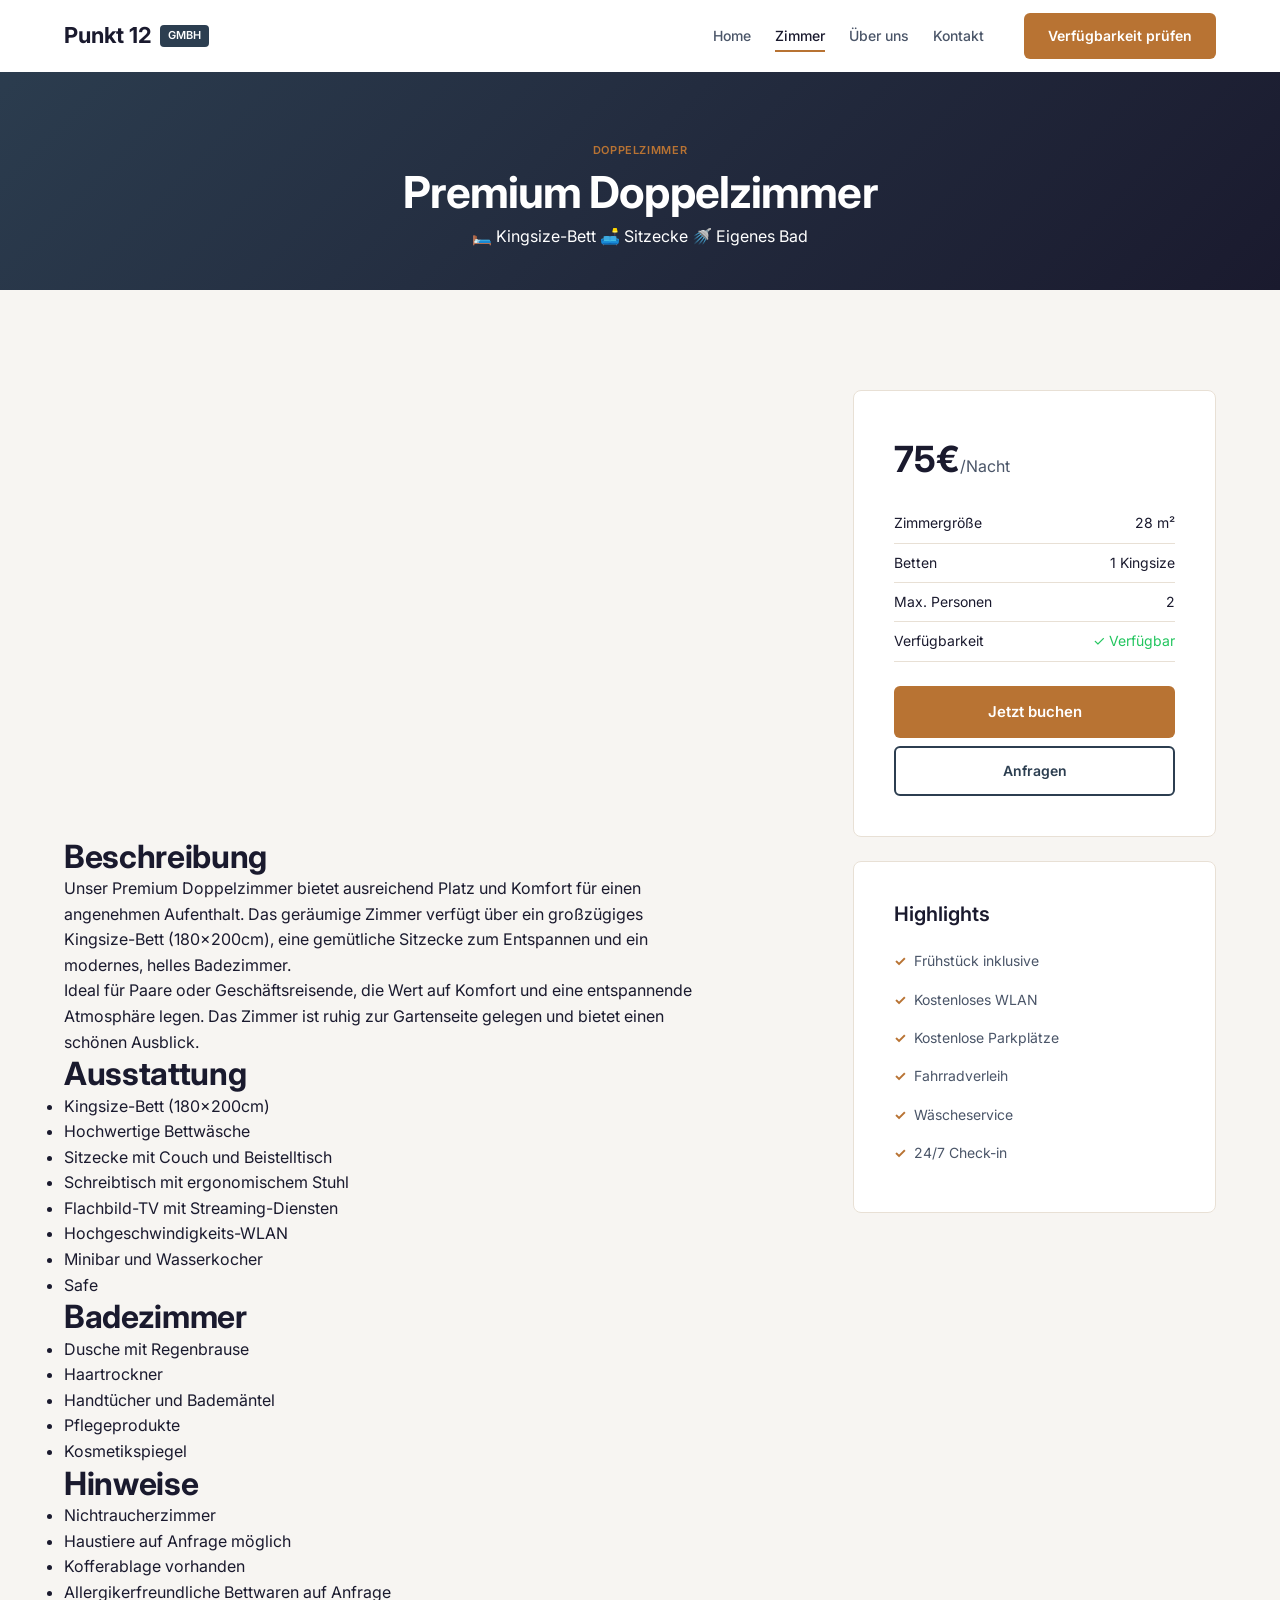
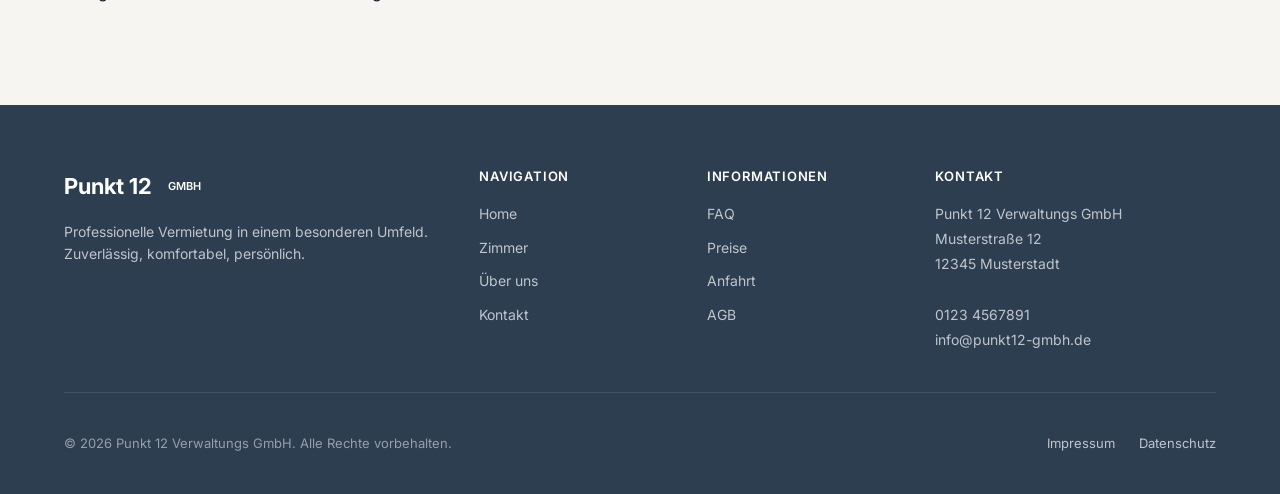
<file: zimmer-detail.html>
<!DOCTYPE html>
<html lang="de">
<head>
    <meta charset="UTF-8">
    <meta name="viewport" content="width=device-width, initial-scale=1.0">
    <title>Premium Doppelzimmer – Punkt 12 Verwaltungs GmbH</title>
    <meta name="description" content="Geräumiges Premium Doppelzimmer mit Kingsize-Bett, Sitzecke und modernem Bad.">
    <link rel="preconnect" href="https://fonts.googleapis.com">
    <link rel="preconnect" href="https://fonts.gstatic.com" crossorigin>
    <link href="https://fonts.googleapis.com/css2?family=Inter:wght@300;400;500;600;700&display=swap" rel="stylesheet">
    <link rel="stylesheet" href="css/style.css">
</head>
<body>
    <header class="header" id="header">
        <div class="container">
            <a href="index.html" class="logo">
                <span class="logo-text">Punkt 12</span>
                <span class="logo-badge">GmbH</span>
            </a>
            <nav class="main-nav" id="mainNav">
                <ul class="nav-list">
                    <li><a href="index.html" class="nav-link">Home</a></li>
                    <li><a href="zimmer.html" class="nav-link active">Zimmer</a></li>
                    <li><a href="ueber-uns.html" class="nav-link">Über uns</a></li>
                    <li><a href="kontakt.html" class="nav-link">Kontakt</a></li>
                </ul>
                <a href="buchung.html" class="btn btn-accent">Verfügbarkeit prüfen</a>
            </nav>
            <button class="mobile-menu-toggle" id="mobileMenuToggle" aria-label="Menü öffnen">
                <span></span>
                <span></span>
                <span></span>
            </button>
        </div>
    </header>

    <main>
        <section class="page-header">
            <div class="container">
                <span class="section-label">Doppelzimmer</span>
                <h1 class="page-header-title">Premium Doppelzimmer</h1>
                <div class="page-header-meta">
                    <span>🛏️ Kingsize-Bett</span>
                    <span>🛋️ Sitzecke</span>
                    <span>🚿 Eigenes Bad</span>
                </div>
            </div>
        </section>

        <section class="section">
            <div class="container">
                <div class="detail-grid">
                    <div class="detail-main">
                        <div class="detail-image"></div>
                        
                        <h2>Beschreibung</h2>
                        
                        <p>Unser Premium Doppelzimmer bietet ausreichend Platz und Komfort für einen angenehmen Aufenthalt. Das geräumige Zimmer verfügt über ein großzügiges Kingsize-Bett (180x200cm), eine gemütliche Sitzecke zum Entspannen und ein modernes, helles Badezimmer.</p>
                        
                        <p>Ideal für Paare oder Geschäftsreisende, die Wert auf Komfort und eine entspannende Atmosphäre legen. Das Zimmer ist ruhig zur Gartenseite gelegen und bietet einen schönen Ausblick.</p>

                        <h2>Ausstattung</h2>
                        
                        <ul>
                            <li>Kingsize-Bett (180x200cm)</li>
                            <li>Hochwertige Bettwäsche</li>
                            <li>Sitzecke mit Couch und Beistelltisch</li>
                            <li>Schreibtisch mit ergonomischem Stuhl</li>
                            <li>Flachbild-TV mit Streaming-Diensten</li>
                            <li>Hochgeschwindigkeits-WLAN</li>
                            <li>Minibar und Wasserkocher</li>
                            <li>Safe</li>
                        </ul>

                        <h2>Badezimmer</h2>
                        
                        <ul>
                            <li>Dusche mit Regenbrause</li>
                            <li>Haartrockner</li>
                            <li>Handtücher und Bademäntel</li>
                            <li>Pflegeprodukte</li>
                            <li>Kosmetikspiegel</li>
                        </ul>

                        <h2>Hinweise</h2>
                        
                        <ul>
                            <li>Nichtraucherzimmer</li>
                            <li>Haustiere auf Anfrage möglich</li>
                            <li>Kofferablage vorhanden</li>
                            <li>Allergikerfreundliche Bettwaren auf Anfrage</li>
                        </ul>
                    </div>

                    <div class="detail-sidebar">
                        <div class="booking-card">
                            <div class="booking-price">75€<span>/Nacht</span></div>
                            
                            <div class="booking-info">
                                <div class="booking-info-item">
                                    <span>Zimmergröße</span>
                                    <span>28 m²</span>
                                </div>
                                
                                <div class="booking-info-item">
                                    <span>Betten</span>
                                    <span>1 Kingsize</span>
                                </div>
                                
                                <div class="booking-info-item">
                                    <span>Max. Personen</span>
                                    <span>2</span>
                                </div>
                                
                                <div class="booking-info-item">
                                    <span>Verfügbarkeit</span>
                                    <span style="color: #22c55e;">✓ Verfügbar</span>
                                </div>
                            </div>
                            
                            <a href="buchung.html" class="btn btn-accent btn-lg" style="width: 100%; margin-bottom: 8px;">Jetzt buchen</a>
                            
                            <a href="kontakt.html" class="btn btn-secondary" style="width: 100%;">Anfragen</a>
                        </div>

                        <div class="amenities-card">
                            <h4>Highlights</h4>
                            
                            <ul class="amenities-list">
                                <li>Frühstück inklusive</li>
                                <li>Kostenloses WLAN</li>
                                <li>Kostenlose Parkplätze</li>
                                <li>Fahrradverleih</li>
                                <li>Wäscheservice</li>
                                <li>24/7 Check-in</li>
                            </ul>
                        </div>
                    </div>
                </div>
            </div>
        </section>
    </main>

    <footer class="footer">
        <div class="container">
            <div class="footer-grid">
                <div class="footer-brand">
                    <a href="index.html" class="footer-logo">
                        <span class="logo-text">Punkt 12</span>
                        <span class="logo-badge">GmbH</span>
                    </a>
                    <p class="footer-desc">Professionelle Vermietung in einem besonderen Umfeld. Zuverlässig, komfortabel, persönlich.</p>
                </div>
                <div class="footer-nav">
                    <h4 class="footer-title">Navigation</h4>
                    <ul class="footer-links">
                        <li><a href="index.html">Home</a></li>
                        <li><a href="zimmer.html">Zimmer</a></li>
                        <li><a href="ueber-uns.html">Über uns</a></li>
                        <li><a href="kontakt.html">Kontakt</a></li>
                    </ul>
                </div>
                <div class="footer-nav">
                    <h4 class="footer-title">Informationen</h4>
                    <ul class="footer-links">
                        <li><a href="#">FAQ</a></li>
                        <li><a href="#">Preise</a></li>
                        <li><a href="#">Anfahrt</a></li>
                        <li><a href="#">AGB</a></li>
                    </ul>
                </div>
                <div class="footer-contact">
                    <h4 class="footer-title">Kontakt</h4>
                    <address class="footer-address">
                        Punkt 12 Verwaltungs GmbH<br>
                        Musterstraße 12<br>
                        12345 Musterstadt<br><br>
                        <a href="tel:+491234567891">0123 4567891</a><br>
                        <a href="mailto:info@punkt12-gmbh.de">info@punkt12-gmbh.de</a>
                    </address>
                </div>
            </div>
            <div class="footer-bottom">
                <p class="footer-copyright">© 2026 Punkt 12 Verwaltungs GmbH. Alle Rechte vorbehalten.</p>
                <div class="footer-legal">
                    <a href="#">Impressum</a>
                    <a href="#">Datenschutz</a>
                </div>
            </div>
        </div>
    </footer>

    <script src="js/main.js"></script>
</body>
</html>
</file>
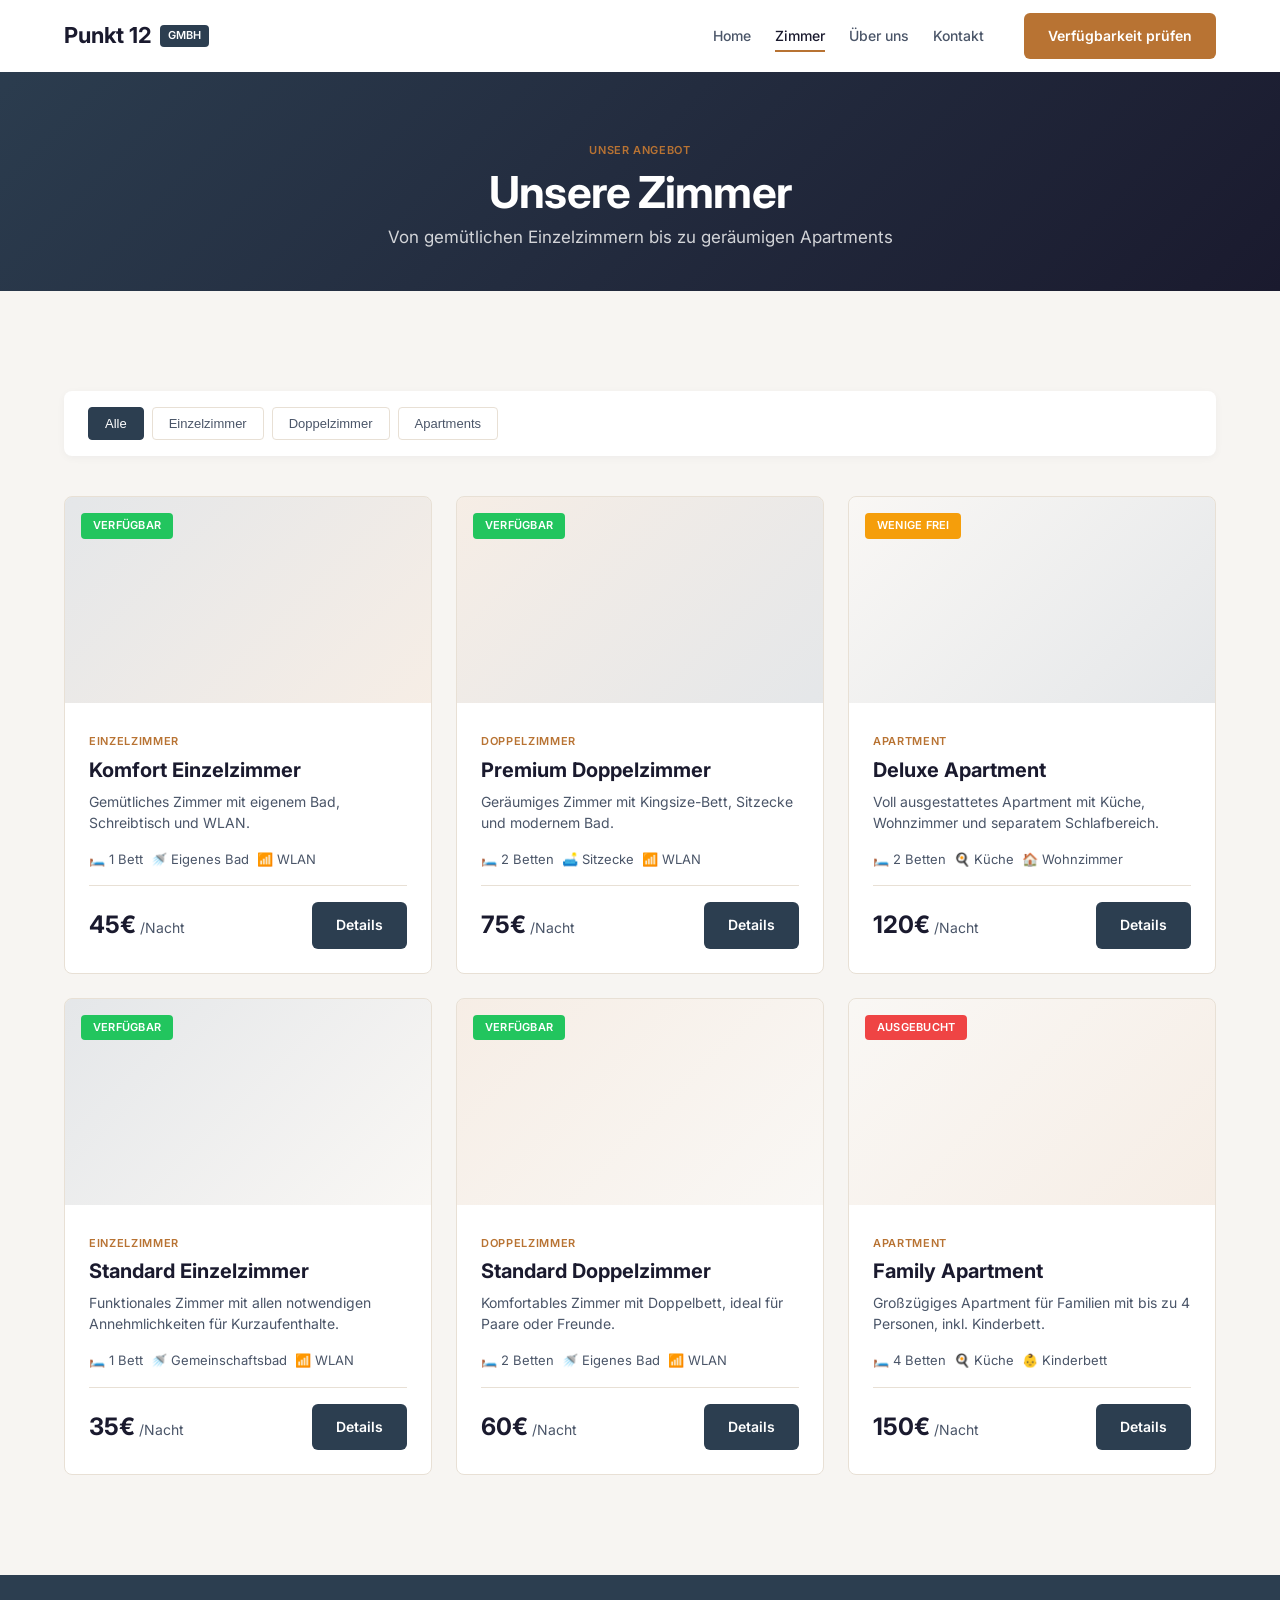
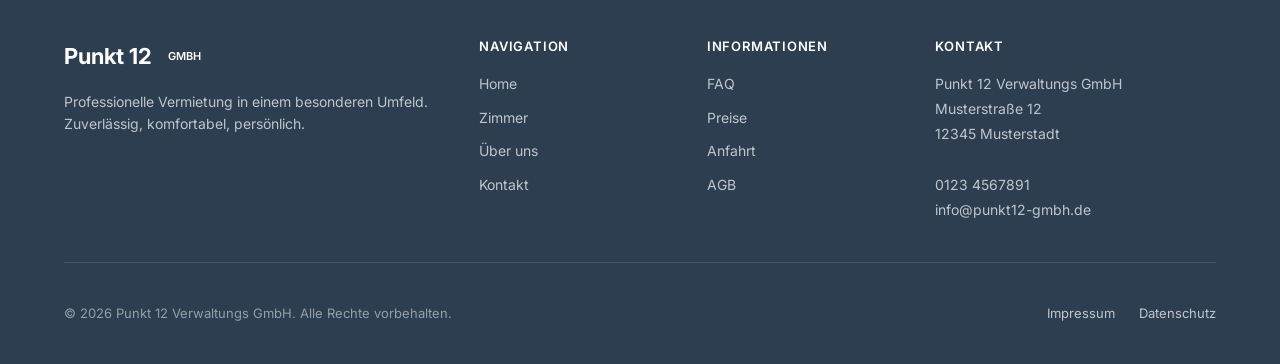
<file: zimmer.html>
<!DOCTYPE html>
<html lang="de">
<head>
    <meta charset="UTF-8">
    <meta name="viewport" content="width=device-width, initial-scale=1.0">
    <title>Zimmer – Punkt 12 Verwaltungs GmbH</title>
    <meta name="description" content="Entdecken Sie unsere komfortablen Zimmer und Apartments. Professionell verwaltet, persönlich betreut.">
    <link rel="preconnect" href="https://fonts.googleapis.com">
    <link rel="preconnect" href="https://fonts.gstatic.com" crossorigin>
    <link href="https://fonts.googleapis.com/css2?family=Inter:wght@300;400;500;600;700&display=swap" rel="stylesheet">
    <link rel="stylesheet" href="css/style.css">
</head>
<body>
    <header class="header" id="header">
        <div class="container">
            <a href="index.html" class="logo">
                <span class="logo-text">Punkt 12</span>
                <span class="logo-badge">GmbH</span>
            </a>
            <nav class="main-nav" id="mainNav">
                <ul class="nav-list">
                    <li><a href="index.html" class="nav-link">Home</a></li>
                    <li><a href="zimmer.html" class="nav-link active">Zimmer</a></li>
                    <li><a href="ueber-uns.html" class="nav-link">Über uns</a></li>
                    <li><a href="kontakt.html" class="nav-link">Kontakt</a></li>
                </ul>
                <a href="buchung.html" class="btn btn-accent">Verfügbarkeit prüfen</a>
            </nav>
            <button class="mobile-menu-toggle" id="mobileMenuToggle" aria-label="Menü öffnen">
                <span></span>
                <span></span>
                <span></span>
            </button>
        </div>
    </header>

    <main>
        <section class="page-header">
            <div class="container">
                <span class="section-label">Unser Angebot</span>
                <h1 class="page-header-title">Unsere Zimmer</h1>
                <p class="page-header-desc">Von gemütlichen Einzelzimmern bis zu geräumigen Apartments</p>
            </div>
        </section>

        <section class="section">
            <div class="container">
                <div class="filter-bar">
                    <button class="filter-btn active" data-filter="all">Alle</button>
                    <button class="filter-btn" data-filter="einzel">Einzelzimmer</button>
                    <button class="filter-btn" data-filter="doppel">Doppelzimmer</button>
                    <button class="filter-btn" data-filter="apartment">Apartments</button>
                </div>

                <div class="zimmer-grid">
                    <article class="zimmer-card">
                        <div class="zimmer-image">
                            <div class="zimmer-badge available">Verfügbar</div>
                            <div class="zimmer-img-placeholder" style="background: linear-gradient(135deg, #2C3E5020, #B8733320);"></div>
                        </div>
                        <div class="zimmer-content">
                            <span class="zimmer-type">Einzelzimmer</span>
                            <h3 class="zimmer-title">Komfort Einzelzimmer</h3>
                            <p class="zimmer-desc">Gemütliches Zimmer mit eigenem Bad, Schreibtisch und WLAN.</p>
                            
                            <div class="zimmer-features">
                                <span>🛏️ 1 Bett</span>
                                <span>🚿 Eigenes Bad</span>
                                <span>📶 WLAN</span>
                            </div>
                            
                            <div class="zimmer-footer">
                                <div class="zimmer-price">
                                    <strong>45€</strong>
                                    <span>/Nacht</span>
                                </div>
                                <a href="zimmer-detail.html" class="btn btn-primary">Details</a>
                            </div>
                        </div>
                    </article>

                    <article class="zimmer-card">
                        <div class="zimmer-image">
                            <div class="zimmer-badge available">Verfügbar</div>
                            <div class="zimmer-img-placeholder" style="background: linear-gradient(135deg, #B8733320, #2C3E5020);"></div>
                        </div>
                        <div class="zimmer-content">
                            <span class="zimmer-type">Doppelzimmer</span>
                            <h3 class="zimmer-title">Premium Doppelzimmer</h3>
                            <p class="zimmer-desc">Geräumiges Zimmer mit Kingsize-Bett, Sitzecke und modernem Bad.</p>
                            
                            <div class="zimmer-features">
                                <span>🛏️ 2 Betten</span>
                                <span>🛋️ Sitzecke</span>
                                <span>📶 WLAN</span>
                            </div>
                            
                            <div class="zimmer-footer">
                                <div class="zimmer-price">
                                    <strong>75€</strong>
                                    <span>/Nacht</span>
                                </div>
                                <a href="zimmer-detail.html" class="btn btn-primary">Details</a>
                            </div>
                        </div>
                    </article>

                    <article class="zimmer-card">
                        <div class="zimmer-image">
                            <div class="zimmer-badge limited">Wenige frei</div>
                            <div class="zimmer-img-placeholder" style="background: linear-gradient(135deg, #E8E0D540, #2C3E5020);"></div>
                        </div>
                        <div class="zimmer-content">
                            <span class="zimmer-type">Apartment</span>
                            <h3 class="zimmer-title">Deluxe Apartment</h3>
                            <p class="zimmer-desc">Voll ausgestattetes Apartment mit Küche, Wohnzimmer und separatem Schlafbereich.</p>
                            
                            <div class="zimmer-features">
                                <span>🛏️ 2 Betten</span>
                                <span>🍳 Küche</span>
                                <span>🏠 Wohnzimmer</span>
                            </div>
                            
                            <div class="zimmer-footer">
                                <div class="zimmer-price">
                                    <strong>120€</strong>
                                    <span>/Nacht</span>
                                </div>
                                <a href="zimmer-detail.html" class="btn btn-primary">Details</a>
                            </div>
                        </div>
                    </article>

                    <article class="zimmer-card">
                        <div class="zimmer-image">
                            <div class="zimmer-badge available">Verfügbar</div>
                            <div class="zimmer-img-placeholder" style="background: linear-gradient(135deg, #2C3E5020, #E8E0D540);"></div>
                        </div>
                        <div class="zimmer-content">
                            <span class="zimmer-type">Einzelzimmer</span>
                            <h3 class="zimmer-title">Standard Einzelzimmer</h3>
                            <p class="zimmer-desc">Funktionales Zimmer mit allen notwendigen Annehmlichkeiten für Kurzaufenthalte.</p>
                            
                            <div class="zimmer-features">
                                <span>🛏️ 1 Bett</span>
                                <span>🚿 Gemeinschaftsbad</span>
                                <span>📶 WLAN</span>
                            </div>
                            
                            <div class="zimmer-footer">
                                <div class="zimmer-price">
                                    <strong>35€</strong>
                                    <span>/Nacht</span>
                                </div>
                                <a href="zimmer-detail.html" class="btn btn-primary">Details</a>
                            </div>
                        </div>
                    </article>

                    <article class="zimmer-card">
                        <div class="zimmer-image">
                            <div class="zimmer-badge available">Verfügbar</div>
                            <div class="zimmer-img-placeholder" style="background: linear-gradient(135deg, #B8733320, #E8E0D540);"></div>
                        </div>
                        <div class="zimmer-content">
                            <span class="zimmer-type">Doppelzimmer</span>
                            <h3 class="zimmer-title">Standard Doppelzimmer</h3>
                            <p class="zimmer-desc">Komfortables Zimmer mit Doppelbett, ideal für Paare oder Freunde.</p>
                            
                            <div class="zimmer-features">
                                <span>🛏️ 2 Betten</span>
                                <span>🚿 Eigenes Bad</span>
                                <span>📶 WLAN</span>
                            </div>
                            
                            <div class="zimmer-footer">
                                <div class="zimmer-price">
                                    <strong>60€</strong>
                                    <span>/Nacht</span>
                                </div>
                                <a href="zimmer-detail.html" class="btn btn-primary">Details</a>
                            </div>
                        </div>
                    </article>

                    <article class="zimmer-card">
                        <div class="zimmer-image">
                            <div class="zimmer-badge booked">Ausgebucht</div>
                            <div class="zimmer-img-placeholder" style="background: linear-gradient(135deg, #E8E0D540, #B8733320);"></div>
                        </div>
                        <div class="zimmer-content">
                            <span class="zimmer-type">Apartment</span>
                            <h3 class="zimmer-title">Family Apartment</h3>
                            <p class="zimmer-desc">Großzügiges Apartment für Familien mit bis zu 4 Personen, inkl. Kinderbett.</p>
                            
                            <div class="zimmer-features">
                                <span>🛏️ 4 Betten</span>
                                <span>🍳 Küche</span>
                                <span>👶 Kinderbett</span>
                            </div>
                            
                            <div class="zimmer-footer">
                                <div class="zimmer-price">
                                    <strong>150€</strong>
                                    <span>/Nacht</span>
                                </div>
                                <a href="zimmer-detail.html" class="btn btn-primary">Details</a>
                            </div>
                        </div>
                    </article>
                </div>
            </div>
        </section>
    </main>

    <footer class="footer">
        <div class="container">
            <div class="footer-grid">
                <div class="footer-brand">
                    <a href="index.html" class="footer-logo">
                        <span class="logo-text">Punkt 12</span>
                        <span class="logo-badge">GmbH</span>
                    </a>
                    <p class="footer-desc">Professionelle Vermietung in einem besonderen Umfeld. Zuverlässig, komfortabel, persönlich.</p>
                </div>
                <div class="footer-nav">
                    <h4 class="footer-title">Navigation</h4>
                    <ul class="footer-links">
                        <li><a href="index.html">Home</a></li>
                        <li><a href="zimmer.html">Zimmer</a></li>
                        <li><a href="ueber-uns.html">Über uns</a></li>
                        <li><a href="kontakt.html">Kontakt</a></li>
                    </ul>
                </div>
                <div class="footer-nav">
                    <h4 class="footer-title">Informationen</h4>
                    <ul class="footer-links">
                        <li><a href="#">FAQ</a></li>
                        <li><a href="#">Preise</a></li>
                        <li><a href="#">Anfahrt</a></li>
                        <li><a href="#">AGB</a></li>
                    </ul>
                </div>
                <div class="footer-contact">
                    <h4 class="footer-title">Kontakt</h4>
                    <address class="footer-address">
                        Punkt 12 Verwaltungs GmbH<br>
                        Musterstraße 12<br>
                        12345 Musterstadt<br><br>
                        <a href="tel:+491234567891">0123 4567891</a><br>
                        <a href="mailto:info@punkt12-gmbh.de">info@punkt12-gmbh.de</a>
                    </address>
                </div>
            </div>
            <div class="footer-bottom">
                <p class="footer-copyright">© 2026 Punkt 12 Verwaltungs GmbH. Alle Rechte vorbehalten.</p>
                <div class="footer-legal">
                    <a href="#">Impressum</a>
                    <a href="#">Datenschutz</a>
                </div>
            </div>
        </div>
    </footer>

    <script src="js/main.js"></script>
</body>
</html>
</file>
<file: css/style.css>
/* ========================================
   Punkt 12 Verwaltungs GmbH - Stylesheet
   Branding: Navy (#2C3E50)
   ======================================== */

/* CSS Variables */
:root {
    /* Colors */
    --color-primary: #2C3E50;
    --color-primary-light: #3d5266;
    --color-secondary: #E8E0D5;
    --color-accent: #B87333;
    --color-accent-dark: #9a6029;
    --color-dark: #1A1A2E;
    --color-medium: #4A5568;
    --color-light: #F7F5F2;
    --color-white: #FFFFFF;
    
    /* Typography */
    --font-family: 'Inter', -apple-system, BlinkMacSystemFont, sans-serif;
    
    /* Spacing */
    --space-xs: 4px;
    --space-sm: 8px;
    --space-md: 16px;
    --space-lg: 24px;
    --space-xl: 40px;
    --space-2xl: 64px;
    --space-3xl: 100px;
    
    /* Container */
    --container-max: 1200px;
    --container-padding: 24px;
    
    /* Border Radius */
    --radius-sm: 6px;
    --radius-md: 8px;
    --radius-lg: 12px;
    
    /* Shadows */
    --shadow-sm: 0 2px 8px rgba(26, 26, 46, 0.04);
    --shadow-md: 0 4px 16px rgba(26, 26, 46, 0.06);
    --shadow-lg: 0 8px 24px rgba(26, 26, 46, 0.08);
    
    /* Transitions */
    --transition-fast: 150ms ease;
    --transition-base: 200ms ease;
    --transition-slow: 300ms ease;
}

/* Reset & Base */
*, *::before, *::after {
    box-sizing: border-box;
    margin: 0;
    padding: 0;
}

html {
    scroll-behavior: smooth;
}

body {
    font-family: var(--font-family);
    font-size: 16px;
    line-height: 1.6;
    color: var(--color-dark);
    background-color: var(--color-light);
    -webkit-font-smoothing: antialiased;
    -moz-osx-font-smoothing: grayscale;
}

img {
    max-width: 100%;
    height: auto;
    display: block;
}

a {
    color: var(--color-primary);
    text-decoration: none;
    transition: color var(--transition-fast);
}

a:hover {
    color: var(--color-accent);
}

/* Typography */
h1, h2, h3, h4, h5, h6 {
    font-weight: 700;
    line-height: 1.2;
    color: var(--color-dark);
}

h1 {
    font-size: clamp(32px, 5vw, 44px);
    line-height: 1.1;
    letter-spacing: -0.02em;
}

h2 {
    font-size: clamp(26px, 4vw, 32px);
    line-height: 1.2;
    letter-spacing: -0.01em;
}

h3 {
    font-size: clamp(20px, 3vw, 26px);
    line-height: 1.3;
}

h4 {
    font-size: 20px;
    font-weight: 600;
}

h5 {
    font-size: 16px;
    font-weight: 600;
    text-transform: uppercase;
    letter-spacing: 0.02em;
}

h6 {
    font-size: 13px;
    font-weight: 600;
    text-transform: uppercase;
    letter-spacing: 0.05em;
}

p {
    max-width: 65ch;
}

/* Container */
.container {
    max-width: var(--container-max);
    margin: 0 auto;
    padding: 0 var(--container-padding);
}

/* Header */
.header {
    position: fixed;
    top: 0;
    left: 0;
    right: 0;
    height: 72px;
    background: var(--color-white);
    z-index: 1000;
    transition: box-shadow var(--transition-base);
}

.header.scrolled {
    box-shadow: var(--shadow-sm);
}

.header .container {
    display: flex;
    align-items: center;
    justify-content: space-between;
    height: 100%;
}

/* Logo */
.logo {
    display: flex;
    align-items: center;
    gap: var(--space-sm);
    color: var(--color-dark);
    font-weight: 700;
    font-size: 22px;
}

.logo:hover {
    color: var(--color-dark);
}

.logo-badge {
    background: var(--color-primary);
    color: var(--color-white);
    padding: 2px 8px;
    border-radius: 4px;
    font-size: 11px;
    font-weight: 600;
    text-transform: uppercase;
}

/* Navigation */
.main-nav {
    display: flex;
    align-items: center;
    gap: var(--space-xl);
}

.nav-list {
    display: flex;
    list-style: none;
    gap: var(--space-lg);
}

.nav-link {
    color: var(--color-medium);
    font-weight: 500;
    font-size: 14px;
    position: relative;
    padding: var(--space-sm) 0;
}

.nav-link::after {
    content: '';
    position: absolute;
    bottom: 0;
    left: 0;
    width: 0;
    height: 2px;
    background: var(--color-accent);
    transition: width var(--transition-base);
}

.nav-link:hover,
.nav-link.active {
    color: var(--color-dark);
}

.nav-link:hover::after,
.nav-link.active::after {
    width: 100%;
}

/* Mobile Menu Toggle */
.mobile-menu-toggle {
    display: none;
    flex-direction: column;
    gap: 5px;
    background: none;
    border: none;
    cursor: pointer;
    padding: var(--space-sm);
}

.mobile-menu-toggle span {
    display: block;
    width: 24px;
    height: 2px;
    background: var(--color-dark);
    transition: all var(--transition-base);
}

/* Buttons */
.btn {
    display: inline-flex;
    align-items: center;
    justify-content: center;
    gap: var(--space-sm);
    padding: 12px 24px;
    font-family: var(--font-family);
    font-size: 14px;
    font-weight: 600;
    border-radius: var(--radius-sm);
    border: none;
    cursor: pointer;
    transition: all var(--transition-base);
    text-decoration: none;
}

.btn-primary {
    background: var(--color-primary);
    color: var(--color-white);
}

.btn-primary:hover {
    background: var(--color-primary-light);
    color: var(--color-white);
    transform: translateY(-1px);
}

.btn-secondary {
    background: transparent;
    color: var(--color-primary);
    border: 2px solid var(--color-primary);
}

.btn-secondary:hover {
    background: var(--color-primary);
    color: var(--color-white);
}

.btn-accent {
    background: var(--color-accent);
    color: var(--color-white);
}

.btn-accent:hover {
    background: var(--color-accent-dark);
    color: var(--color-white);
    transform: translateY(-1px);
}

.btn-ghost {
    background: transparent;
    color: var(--color-white);
    border: 2px solid var(--color-white);
}

.btn-ghost:hover {
    background: var(--color-white);
    color: var(--color-primary);
}

.btn-lg {
    padding: 14px 28px;
    font-size: 15px;
}

/* Hero Section */
.hero {
    position: relative;
    min-height: 100vh;
    display: flex;
    align-items: center;
    padding: calc(72px + var(--space-2xl)) 0 var(--space-2xl);
    overflow: hidden;
}

.hero-bg {
    position: absolute;
    inset: 0;
    background: linear-gradient(135deg, var(--color-primary) 0%, var(--color-dark) 100%);
    z-index: -1;
}

.hero .container {
    display: grid;
    grid-template-columns: 1fr 1fr;
    gap: var(--space-2xl);
    align-items: center;
}

.hero-content {
    max-width: 540px;
    color: var(--color-white);
}

.hero-label {
    display: inline-block;
    font-size: 11px;
    font-weight: 600;
    text-transform: uppercase;
    letter-spacing: 0.06em;
    color: var(--color-accent);
    margin-bottom: var(--space-md);
}

.hero-title {
    color: var(--color-white);
    margin-bottom: var(--space-md);
}

.hero-text {
    font-size: 18px;
    font-weight: 300;
    color: rgba(255, 255, 255, 0.8);
    margin-bottom: var(--space-xl);
    line-height: 1.5;
}

.hero-actions {
    display: flex;
    gap: var(--space-md);
    flex-wrap: wrap;
}

/* Booking Widget */
.booking-widget {
    background: var(--color-white);
    padding: var(--space-xl);
    border-radius: var(--radius-md);
    box-shadow: var(--shadow-lg);
}

.booking-widget h3 {
    margin-bottom: var(--space-lg);
    font-size: 20px;
}

.booking-form-widget .form-row {
    display: grid;
    grid-template-columns: 1fr 1fr;
    gap: var(--space-md);
}

/* Sections */
.section {
    padding: var(--space-3xl) 0;
}

.section-header {
    text-align: center;
    max-width: 600px;
    margin: 0 auto var(--space-xl);
}

.section-label {
    display: inline-block;
    font-size: 11px;
    font-weight: 600;
    text-transform: uppercase;
    letter-spacing: 0.06em;
    color: var(--color-accent);
    margin-bottom: var(--space-sm);
}

.section-title {
    margin-bottom: var(--space-md);
}

.section-desc {
    color: var(--color-medium);
    font-size: 17px;
}

.section-footer {
    text-align: center;
    margin-top: var(--space-xl);
}

/* Features Grid */
.features-grid {
    display: grid;
    grid-template-columns: repeat(auto-fit, minmax(240px, 1fr));
    gap: var(--space-lg);
}

.feature-card {
    background: var(--color-white);
    padding: var(--space-xl);
    border-radius: var(--radius-md);
    border: 1px solid var(--color-secondary);
    text-align: center;
    transition: border-color var(--transition-base), box-shadow var(--transition-base);
}

.feature-card:hover {
    border-color: var(--color-accent);
    box-shadow: var(--shadow-md);
}

.feature-icon {
    width: 48px;
    height: 48px;
    background: var(--color-accent);
    color: var(--color-white);
    border-radius: 50%;
    display: flex;
    align-items: center;
    justify-content: center;
    font-size: 20px;
    font-weight: 700;
    margin: 0 auto var(--space-md);
}

.feature-card h3 {
    font-size: 18px;
    margin-bottom: var(--space-sm);
}

.feature-card p {
    font-size: 14px;
    color: var(--color-medium);
    margin: 0 auto;
}

/* Zimmer Grid */
.zimmer-grid {
    display: grid;
    grid-template-columns: repeat(auto-fit, minmax(320px, 1fr));
    gap: var(--space-lg);
}

.zimmer-card {
    background: var(--color-white);
    border-radius: var(--radius-md);
    overflow: hidden;
    border: 1px solid var(--color-secondary);
    transition: border-color var(--transition-base), box-shadow var(--transition-base);
}

.zimmer-card:hover {
    border-color: var(--color-accent);
    box-shadow: var(--shadow-md);
}

.zimmer-image {
    position: relative;
    aspect-ratio: 16 / 9;
    overflow: hidden;
}

.zimmer-img-placeholder {
    width: 100%;
    height: 100%;
}

.zimmer-badge {
    position: absolute;
    top: var(--space-md);
    left: var(--space-md);
    padding: 4px 12px;
    border-radius: 4px;
    font-size: 11px;
    font-weight: 600;
    text-transform: uppercase;
    letter-spacing: 0.02em;
}

.zimmer-badge.available {
    background: #22c55e;
    color: var(--color-white);
}

.zimmer-badge.limited {
    background: #f59e0b;
    color: var(--color-white);
}

.zimmer-badge.booked {
    background: #ef4444;
    color: var(--color-white);
}

.zimmer-content {
    padding: var(--space-lg);
}

.zimmer-type {
    font-size: 11px;
    font-weight: 600;
    text-transform: uppercase;
    letter-spacing: 0.06em;
    color: var(--color-accent);
}

.zimmer-title {
    font-size: 20px;
    margin: var(--space-xs) 0 var(--space-sm);
}

.zimmer-desc {
    font-size: 14px;
    color: var(--color-medium);
    margin-bottom: var(--space-md);
    line-height: 1.5;
}

.zimmer-features {
    display: flex;
    flex-wrap: wrap;
    gap: var(--space-sm);
    margin-bottom: var(--space-md);
    padding-bottom: var(--space-md);
    border-bottom: 1px solid var(--color-secondary);
}

.zimmer-features span {
    font-size: 13px;
    color: var(--color-medium);
}

.zimmer-footer {
    display: flex;
    justify-content: space-between;
    align-items: center;
}

.zimmer-price {
    display: flex;
    align-items: baseline;
    gap: 4px;
}

.zimmer-price strong {
    font-size: 24px;
    font-weight: 700;
    color: var(--color-dark);
}

.zimmer-price span {
    font-size: 14px;
    color: var(--color-medium);
}

/* CTA Section */
.section-cta {
    padding: var(--space-2xl) 0;
}

.cta-box {
    background: var(--color-primary);
    border-radius: var(--radius-lg);
    padding: var(--space-2xl);
    color: var(--color-white);
}

.cta-content {
    text-align: center;
    max-width: 600px;
    margin: 0 auto;
}

.cta-title {
    color: var(--color-white);
    margin-bottom: var(--space-md);
}

.cta-text {
    font-size: 17px;
    opacity: 0.9;
    margin-bottom: var(--space-xl);
    margin-left: auto;
    margin-right: auto;
}

.cta-actions {
    display: flex;
    justify-content: center;
    gap: var(--space-md);
    flex-wrap: wrap;
}

/* Footer */
.footer {
    background: var(--color-primary);
    color: var(--color-light);
    padding: var(--space-2xl) 0 var(--space-xl);
}

.footer-grid {
    display: grid;
    grid-template-columns: 2fr 1fr 1fr 1.5fr;
    gap: var(--space-xl);
    margin-bottom: var(--space-xl);
}

.footer-logo {
    display: flex;
    align-items: center;
    gap: var(--space-sm);
    color: var(--color-white);
    font-weight: 700;
    font-size: 22px;
    margin-bottom: var(--space-md);
}

.footer-logo:hover {
    color: var(--color-white);
}

.footer-desc {
    font-size: 14px;
    color: rgba(255, 255, 255, 0.7);
    line-height: 1.6;
}

.footer-title {
    color: var(--color-white);
    font-size: 13px;
    font-weight: 600;
    text-transform: uppercase;
    letter-spacing: 0.06em;
    margin-bottom: var(--space-md);
}

.footer-links {
    list-style: none;
}

.footer-links li {
    margin-bottom: var(--space-sm);
}

.footer-links a {
    color: rgba(255, 255, 255, 0.7);
    font-size: 14px;
    transition: color var(--transition-fast);
}

.footer-links a:hover {
    color: var(--color-white);
}

.footer-address {
    font-style: normal;
    font-size: 14px;
    color: rgba(255, 255, 255, 0.7);
    line-height: 1.8;
}

.footer-address a {
    color: rgba(255, 255, 255, 0.7);
}

.footer-address a:hover {
    color: var(--color-white);
}

.footer-bottom {
    display: flex;
    justify-content: space-between;
    align-items: center;
    padding-top: var(--space-xl);
    border-top: 1px solid rgba(255, 255, 255, 0.1);
}

.footer-copyright {
    font-size: 13px;
    color: rgba(255, 255, 255, 0.5);
}

.footer-legal {
    display: flex;
    gap: var(--space-lg);
}

.footer-legal a {
    font-size: 13px;
    color: rgba(255, 255, 255, 0.7);
}

/* Page Header */
.page-header {
    padding: calc(72px + var(--space-2xl)) 0 var(--space-xl);
    background: linear-gradient(135deg, var(--color-primary) 0%, var(--color-dark) 100%);
    text-align: center;
    color: var(--color-white);
}

.page-header .section-label {
    color: var(--color-accent);
}

.page-header-title {
    color: var(--color-white);
    margin-bottom: var(--space-sm);
}

.page-header-desc {
    color: rgba(255, 255, 255, 0.8);
    font-size: 17px;
    max-width: 600px;
    margin: 0 auto;
}

/* Forms */
.form-group {
    margin-bottom: var(--space-md);
}

.form-label {
    display: block;
    font-size: 11px;
    font-weight: 600;
    text-transform: uppercase;
    letter-spacing: 0.06em;
    color: var(--color-dark);
    margin-bottom: 6px;
}

.form-input,
.form-textarea,
.form-select {
    width: 100%;
    padding: 12px 14px;
    border: 1px solid var(--color-secondary);
    border-radius: var(--radius-sm);
    font-family: var(--font-family);
    font-size: 15px;
    color: var(--color-dark);
    background: var(--color-white);
    transition: border-color var(--transition-fast), box-shadow var(--transition-fast);
}

.form-input:focus,
.form-textarea:focus,
.form-select:focus {
    outline: none;
    border-color: var(--color-primary);
    box-shadow: 0 0 0 3px rgba(44, 62, 80, 0.08);
}

.form-textarea {
    min-height: 120px;
    resize: vertical;
}

.form-row {
    display: grid;
    grid-template-columns: repeat(auto-fit, minmax(200px, 1fr));
    gap: var(--space-md);
}

/* Filter Bar */
.filter-bar {
    background: var(--color-white);
    padding: var(--space-md) var(--space-lg);
    border-radius: var(--radius-md);
    box-shadow: var(--shadow-sm);
    margin-bottom: var(--space-xl);
    display: flex;
    gap: var(--space-sm);
    flex-wrap: wrap;
    align-items: center;
}

.filter-btn {
    padding: 8px 16px;
    border-radius: 4px;
    border: 1px solid var(--color-secondary);
    background: transparent;
    color: var(--color-medium);
    font-size: 13px;
    font-weight: 500;
    cursor: pointer;
    transition: all var(--transition-fast);
}

.filter-btn:hover,
.filter-btn.active {
    background: var(--color-primary);
    border-color: var(--color-primary);
    color: var(--color-white);
}

/* Contact Grid */
.contact-grid {
    display: grid;
    grid-template-columns: 1fr 1fr;
    gap: var(--space-2xl);
    align-items: start;
}

.contact-info {
    background: var(--color-white);
    padding: var(--space-xl);
    border-radius: var(--radius-md);
    box-shadow: var(--shadow-sm);
    border: 1px solid var(--color-secondary);
}

.contact-info-item {
    display: flex;
    gap: var(--space-md);
    margin-bottom: var(--space-lg);
}

.contact-info-icon {
    width: 44px;
    height: 44px;
    background: var(--color-light);
    border-radius: var(--radius-sm);
    display: flex;
    align-items: center;
    justify-content: center;
    font-size: 18px;
    flex-shrink: 0;
}

.contact-info-content h4 {
    font-size: 15px;
    margin-bottom: 4px;
}

.contact-info-content p {
    font-size: 14px;
    color: var(--color-medium);
    margin: 0;
}

.contact-form-wrapper {
    background: var(--color-white);
    padding: var(--space-xl);
    border-radius: var(--radius-md);
    box-shadow: var(--shadow-sm);
    border: 1px solid var(--color-secondary);
}

/* About Page */
.about-intro {
    display: grid;
    grid-template-columns: 1fr 1fr;
    gap: var(--space-2xl);
    align-items: center;
    margin-bottom: var(--space-3xl);
}

.about-image {
    aspect-ratio: 4 / 3;
    background: linear-gradient(135deg, var(--color-secondary), var(--color-primary)20);
    border-radius: var(--radius-md);
}

.about-content h2 {
    margin-bottom: var(--space-md);
}

.about-content p {
    color: var(--color-medium);
    margin-bottom: var(--space-md);
}

.values-grid {
    display: grid;
    grid-template-columns: repeat(auto-fit, minmax(240px, 1fr));
    gap: var(--space-lg);
}

.value-card {
    background: var(--color-white);
    padding: var(--space-xl);
    border-radius: var(--radius-md);
    border: 1px solid var(--color-secondary);
    text-align: center;
}

.value-card h3 {
    font-size: 17px;
    margin-bottom: var(--space-sm);
    color: var(--color-accent);
}

.value-card p {
    font-size: 14px;
    color: var(--color-medium);
    margin: 0 auto;
}

/* Zimmer Detail */
.detail-grid {
    display: grid;
    grid-template-columns: 2fr 1fr;
    gap: var(--space-2xl);
    align-items: start;
}

.detail-image {
    aspect-ratio: 16 / 9;
    background: linear-gradient(135deg, var(--color-primary)20, var(--color-accent)20);
    border-radius: var(--radius-md);
    margin-bottom: var(--space-xl);
}

.detail-content h2 {
    margin-bottom: var(--space-md);
}

.detail-content p {
    color: var(--color-medium);
    margin-bottom: var(--space-md);
}

.detail-content ul {
    margin-bottom: var(--space-lg);
    padding-left: var(--space-lg);
}

.detail-content li {
    margin-bottom: var(--space-sm);
    color: var(--color-medium);
}

.detail-sidebar {
    position: sticky;
    top: 100px;
}

.booking-card {
    background: var(--color-white);
    padding: var(--space-xl);
    border-radius: var(--radius-md);
    border: 1px solid var(--color-secondary);
    margin-bottom: var(--space-lg);
}

.booking-price {
    font-size: 36px;
    font-weight: 700;
    color: var(--color-dark);
    margin-bottom: var(--space-md);
}

.booking-price span {
    font-size: 16px;
    font-weight: 400;
    color: var(--color-medium);
}

.booking-info {
    margin-bottom: var(--space-lg);
}

.booking-info-item {
    display: flex;
    justify-content: space-between;
    padding: var(--space-sm) 0;
    border-bottom: 1px solid var(--color-secondary);
    font-size: 14px;
}

.booking-note {
    font-size: 12px;
    color: var(--color-medium);
    text-align: center;
    margin-top: var(--space-md);
}

.amenities-card {
    background: var(--color-white);
    padding: var(--space-xl);
    border-radius: var(--radius-md);
    border: 1px solid var(--color-secondary);
}

.amenities-card h4 {
    margin-bottom: var(--space-md);
}

.amenities-list {
    list-style: none;
}

.amenities-list li {
    display: flex;
    align-items: center;
    gap: var(--space-sm);
    padding: var(--space-sm) 0;
    font-size: 14px;
    color: var(--color-medium);
}

.amenities-list li::before {
    content: '✓';
    color: var(--color-accent);
    font-weight: 700;
}

/* Booking Page */
.booking-steps {
    display: flex;
    justify-content: center;
    gap: var(--space-xl);
    margin-bottom: var(--space-2xl);
}

.booking-step {
    display: flex;
    align-items: center;
    gap: var(--space-sm);
    color: var(--color-medium);
    font-size: 14px;
}

.booking-step.active {
    color: var(--color-primary);
    font-weight: 600;
}

.booking-step-number {
    width: 32px;
    height: 32px;
    border-radius: 50%;
    background: var(--color-secondary);
    color: var(--color-medium);
    display: flex;
    align-items: center;
    justify-content: center;
    font-weight: 600;
    font-size: 14px;
}

.booking-step.active .booking-step-number {
    background: var(--color-primary);
    color: var(--color-white);
}

.booking-form-container {
    max-width: 800px;
    margin: 0 auto;
    background: var(--color-white);
    padding: var(--space-2xl);
    border-radius: var(--radius-md);
    border: 1px solid var(--color-secondary);
}

.booking-summary {
    background: var(--color-light);
    padding: var(--space-lg);
    border-radius: var(--radius-sm);
    margin-bottom: var(--space-xl);
}

.booking-summary h4 {
    margin-bottom: var(--space-md);
}

.booking-summary-row {
    display: flex;
    justify-content: space-between;
    padding: var(--space-sm) 0;
    font-size: 14px;
    border-bottom: 1px solid var(--color-secondary);
}

.booking-summary-row:last-child {
    border-bottom: none;
    font-weight: 600;
    font-size: 16px;
    margin-top: var(--space-sm);
    padding-top: var(--space-sm);
}

/* Responsive */
@media (max-width: 1024px) {
    .hero .container {
        grid-template-columns: 1fr;
        text-align: center;
    }
    
    .hero-content {
        max-width: 100%;
    }
    
    .booking-widget {
        max-width: 480px;
        margin: 0 auto;
    }
    
    .footer-grid {
        grid-template-columns: repeat(2, 1fr);
    }
    
    .contact-grid {
        grid-template-columns: 1fr;
    }
    
    .about-intro {
        grid-template-columns: 1fr;
    }
    
    .detail-grid {
        grid-template-columns: 1fr;
    }
    
    .detail-sidebar {
        position: static;
    }
}

@media (max-width: 768px) {
    .main-nav {
        position: fixed;
        top: 72px;
        left: 0;
        right: 0;
        bottom: 0;
        background: var(--color-light);
        flex-direction: column;
        padding: var(--space-xl);
        transform: translateX(100%);
        transition: transform var(--transition-base);
    }
    
    .main-nav.open {
        transform: translateX(0);
    }
    
    .nav-list {
        flex-direction: column;
        align-items: center;
        gap: var(--space-lg);
    }
    
    .nav-link {
        font-size: 18px;
    }
    
    .mobile-menu-toggle {
        display: flex;
    }
    
    .hero-actions {
        justify-content: center;
    }
    
    .footer-grid {
        grid-template-columns: 1fr;
        text-align: center;
    }
    
    .footer-bottom {
        flex-direction: column;
        gap: var(--space-md);
        text-align: center;
    }
    
    .footer-legal {
        justify-content: center;
    }
    
    .booking-steps {
        flex-direction: column;
        align-items: center;
        gap: var(--space-md);
    }
}

@media (max-width: 480px) {
    :root {
        --container-padding: 16px;
    }
    
    .section {
        padding: var(--space-2xl) 0;
    }
    
    .hero-actions {
        flex-direction: column;
    }
    
    .hero-actions .btn {
        width: 100%;
    }
    
    .zimmer-grid {
        grid-template-columns: 1fr;
    }
    
    .cta-actions {
        flex-direction: column;
    }
    
    .cta-actions .btn {
        width: 100%;
    }
    
    .booking-form-widget .form-row {
        grid-template-columns: 1fr;
    }
}
</file>
